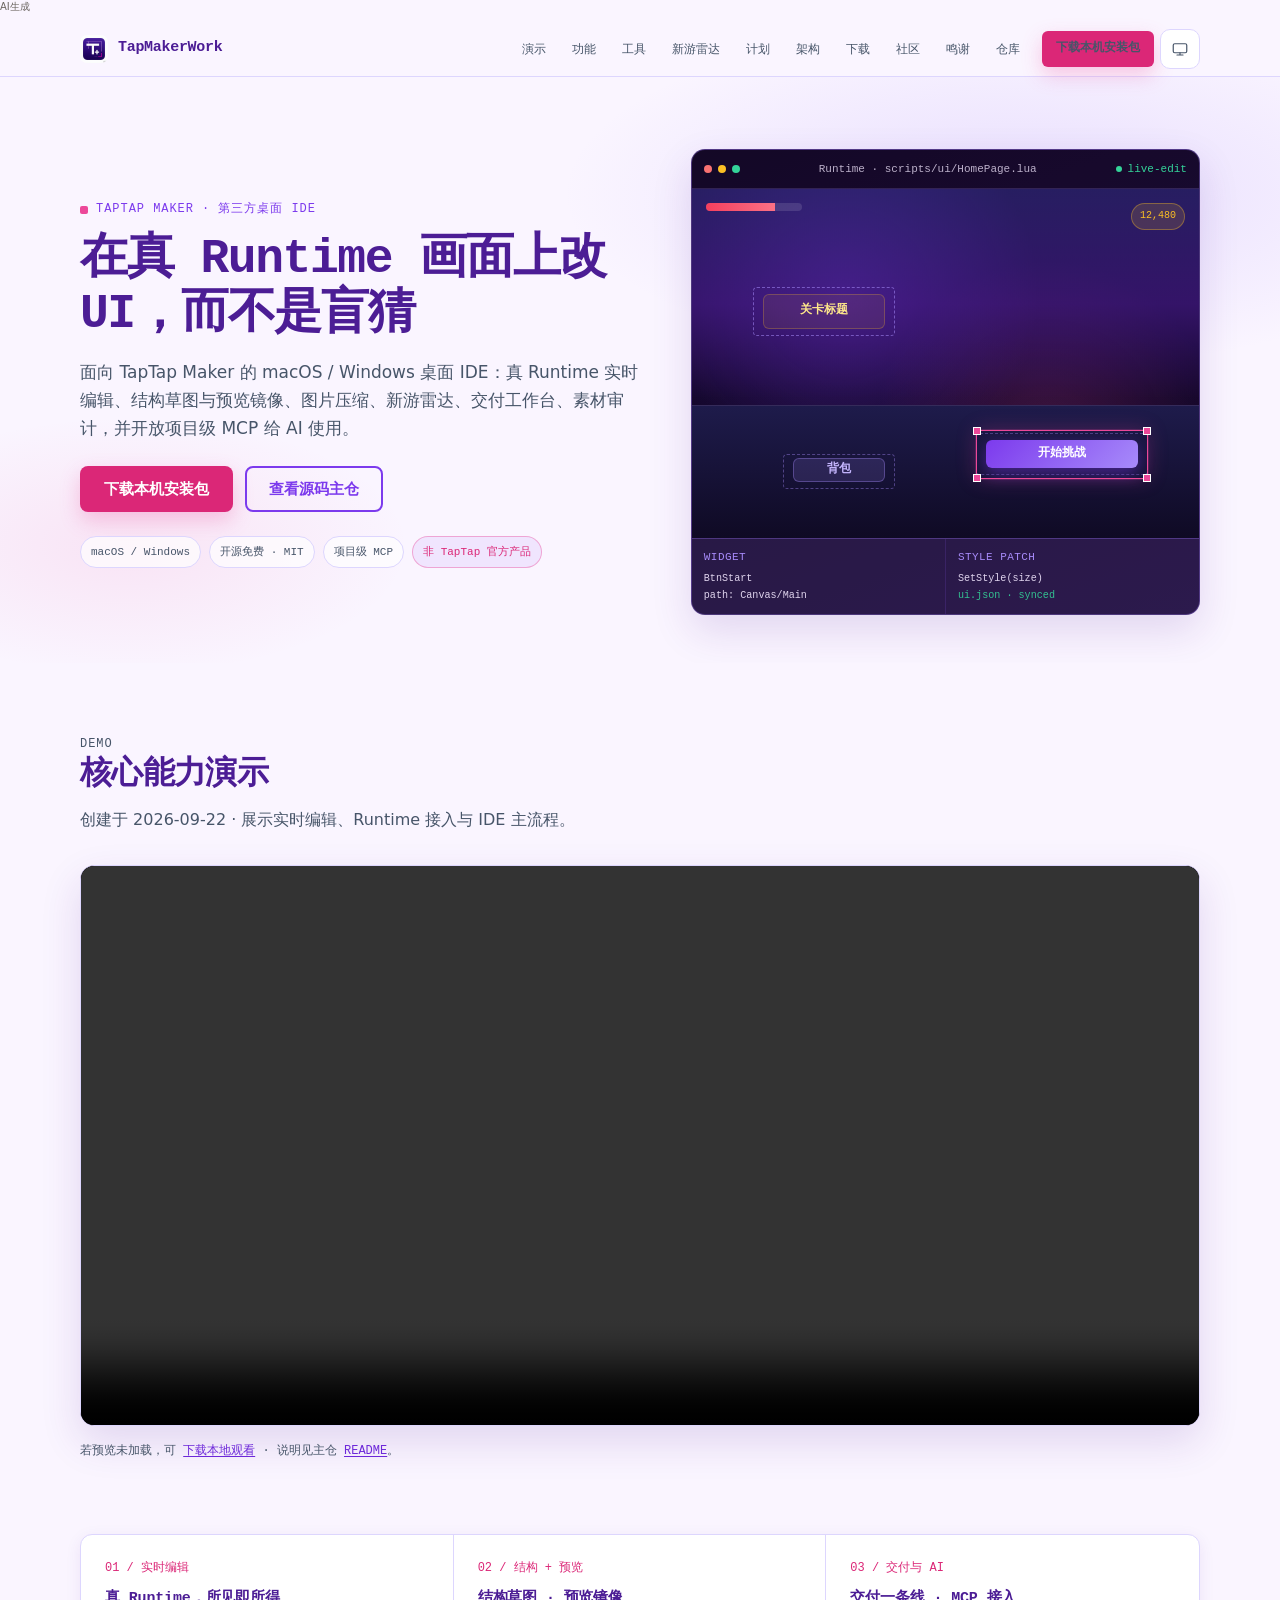
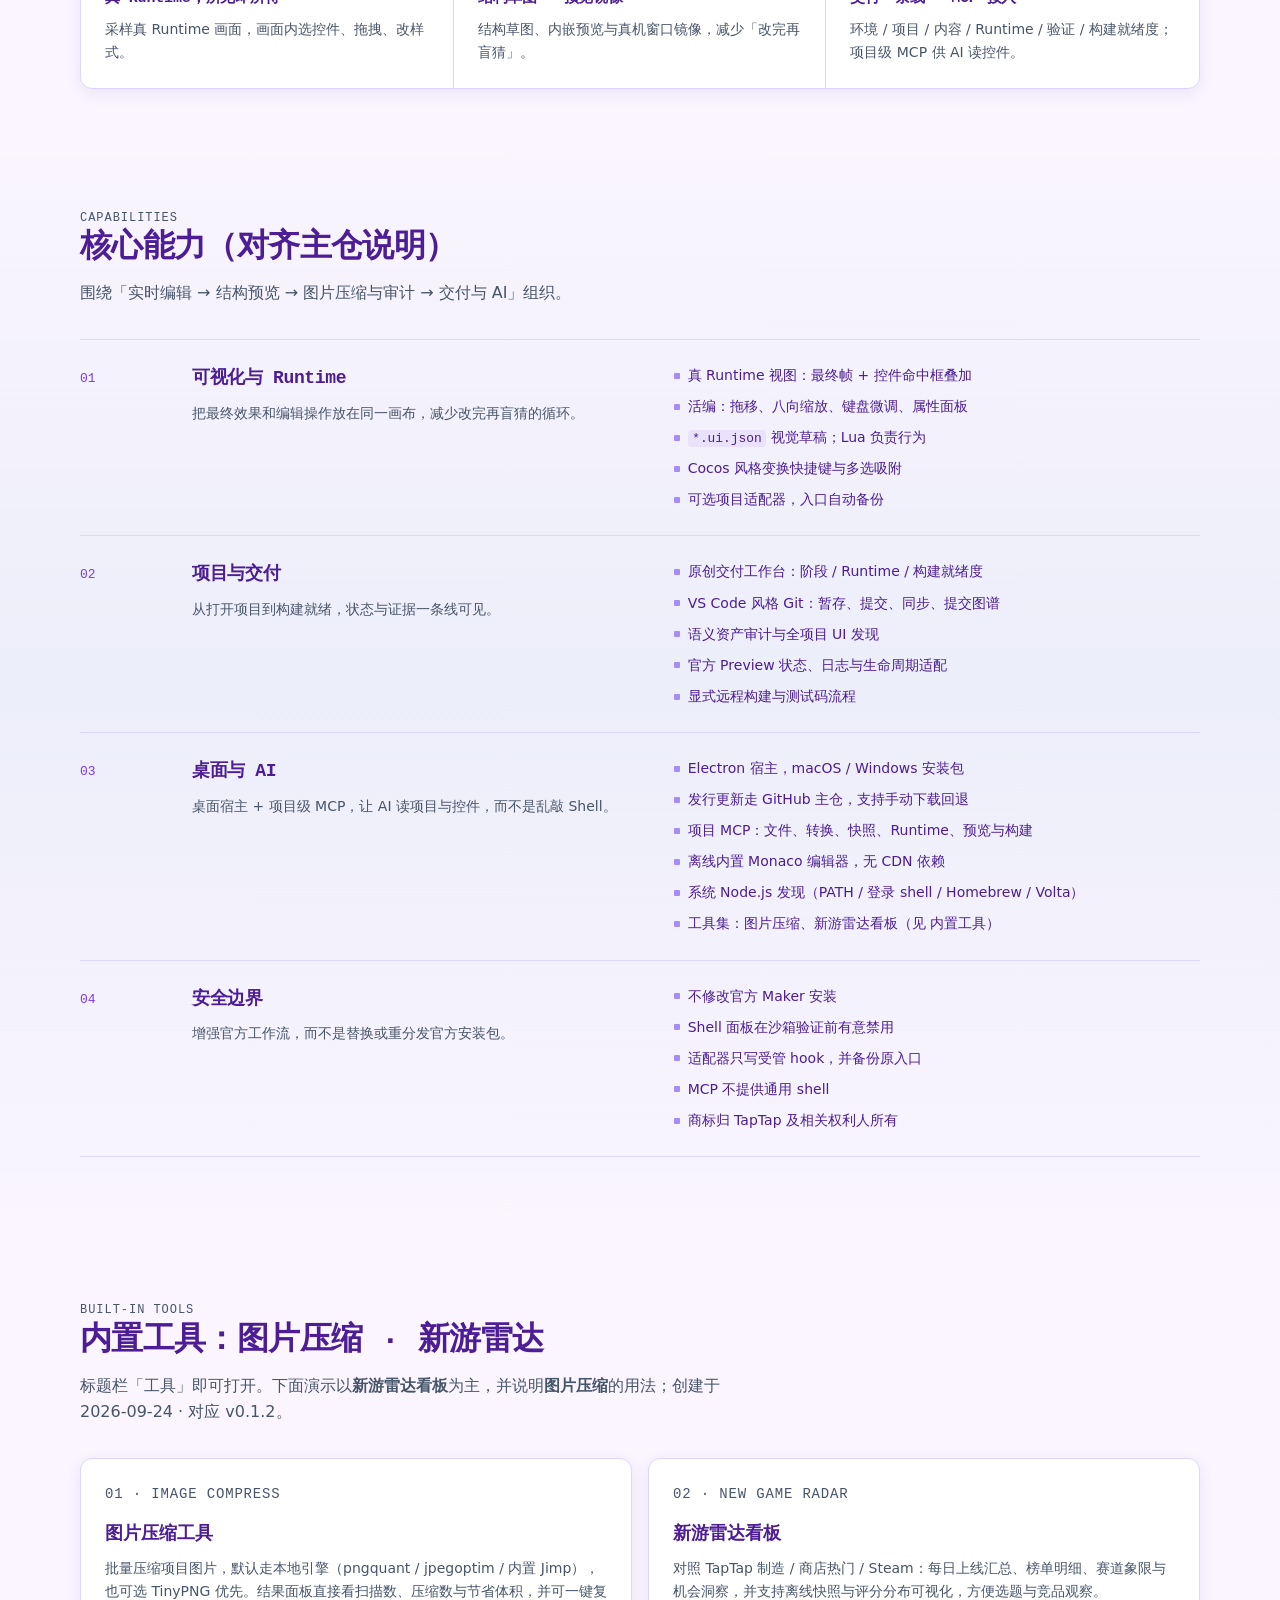
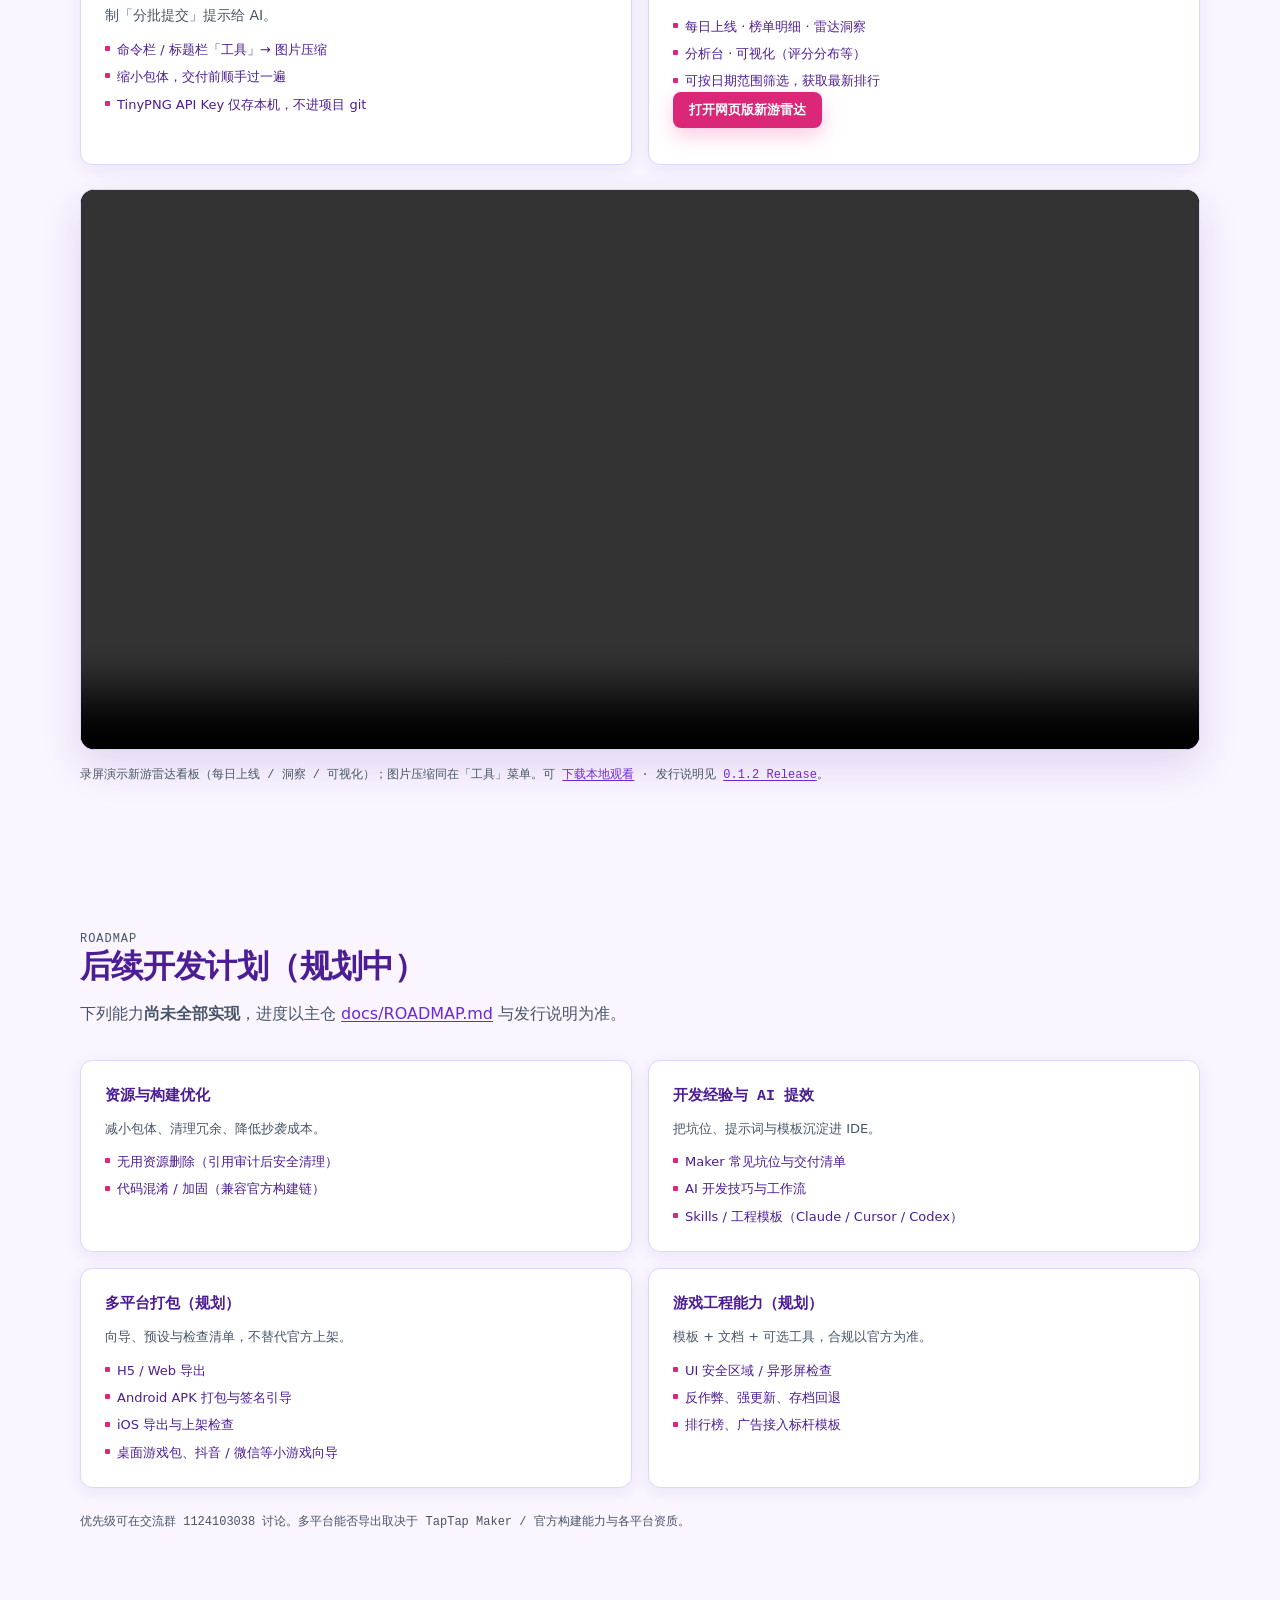
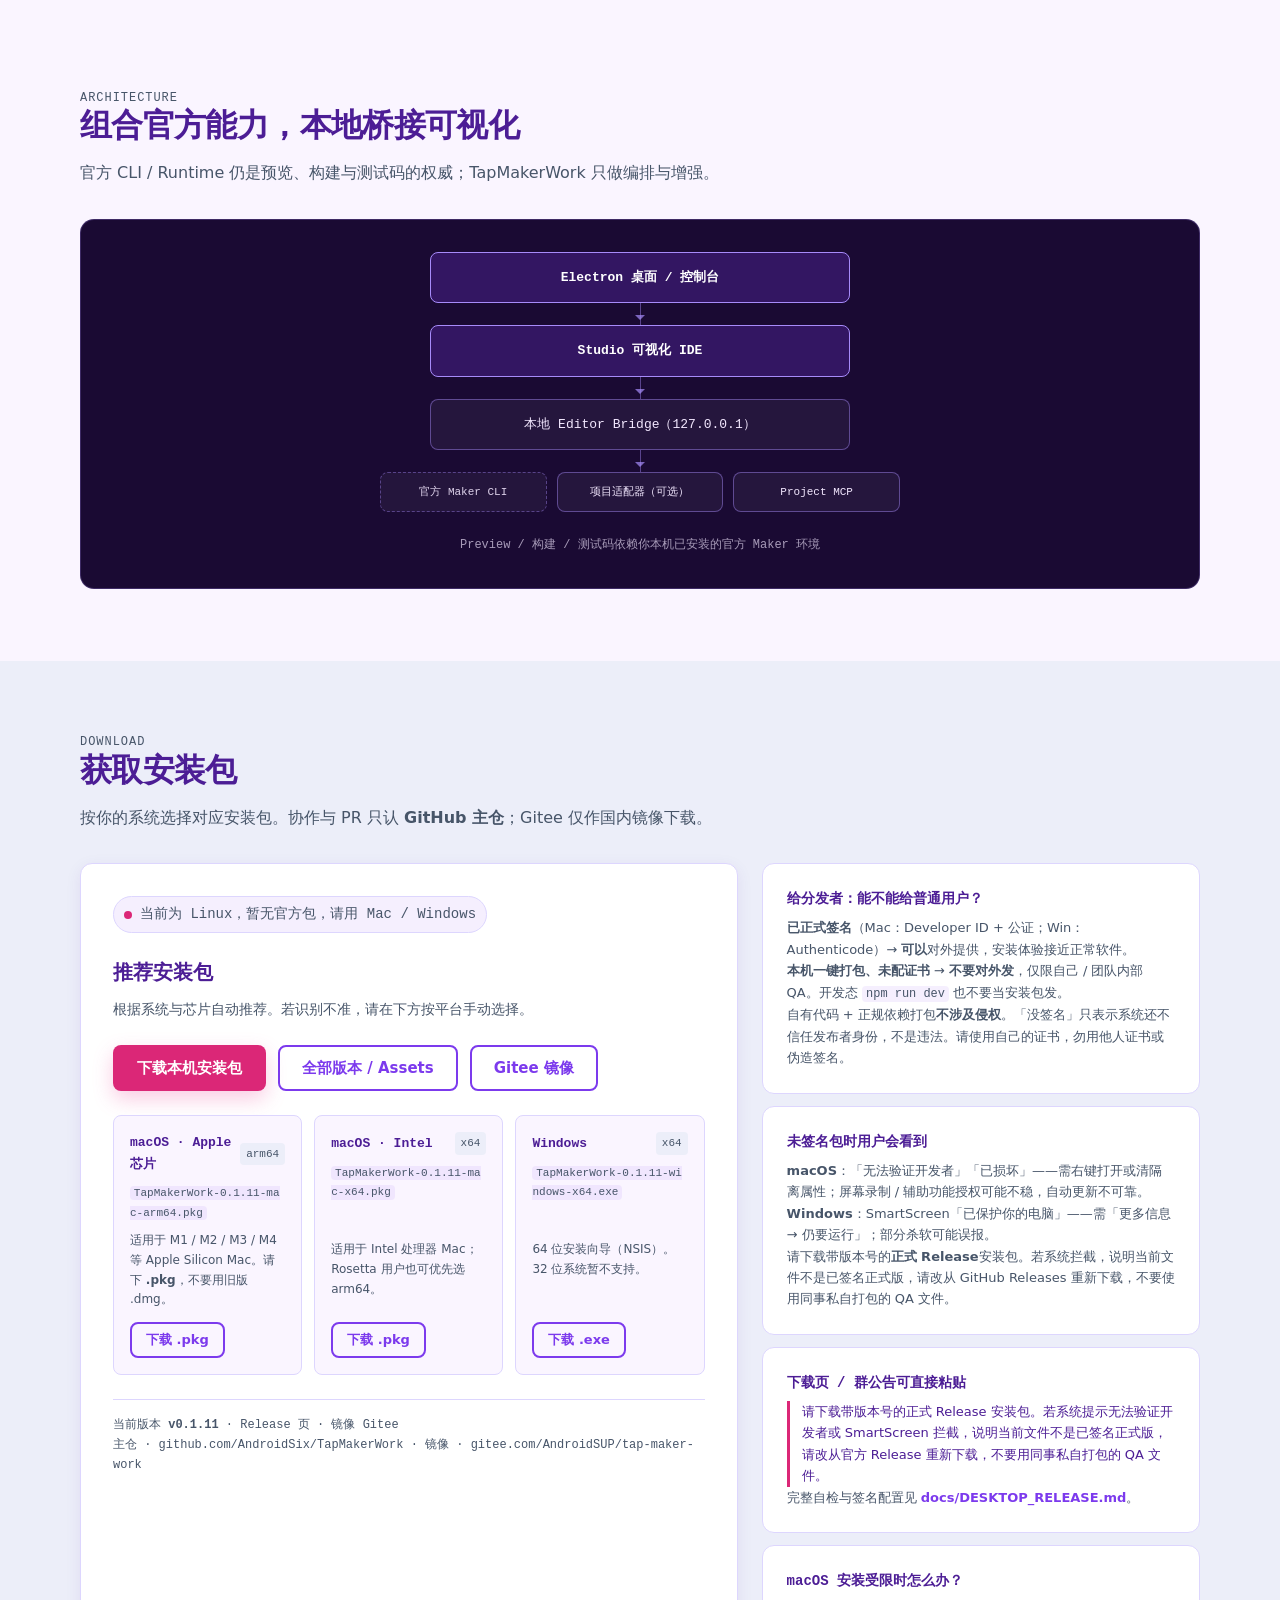
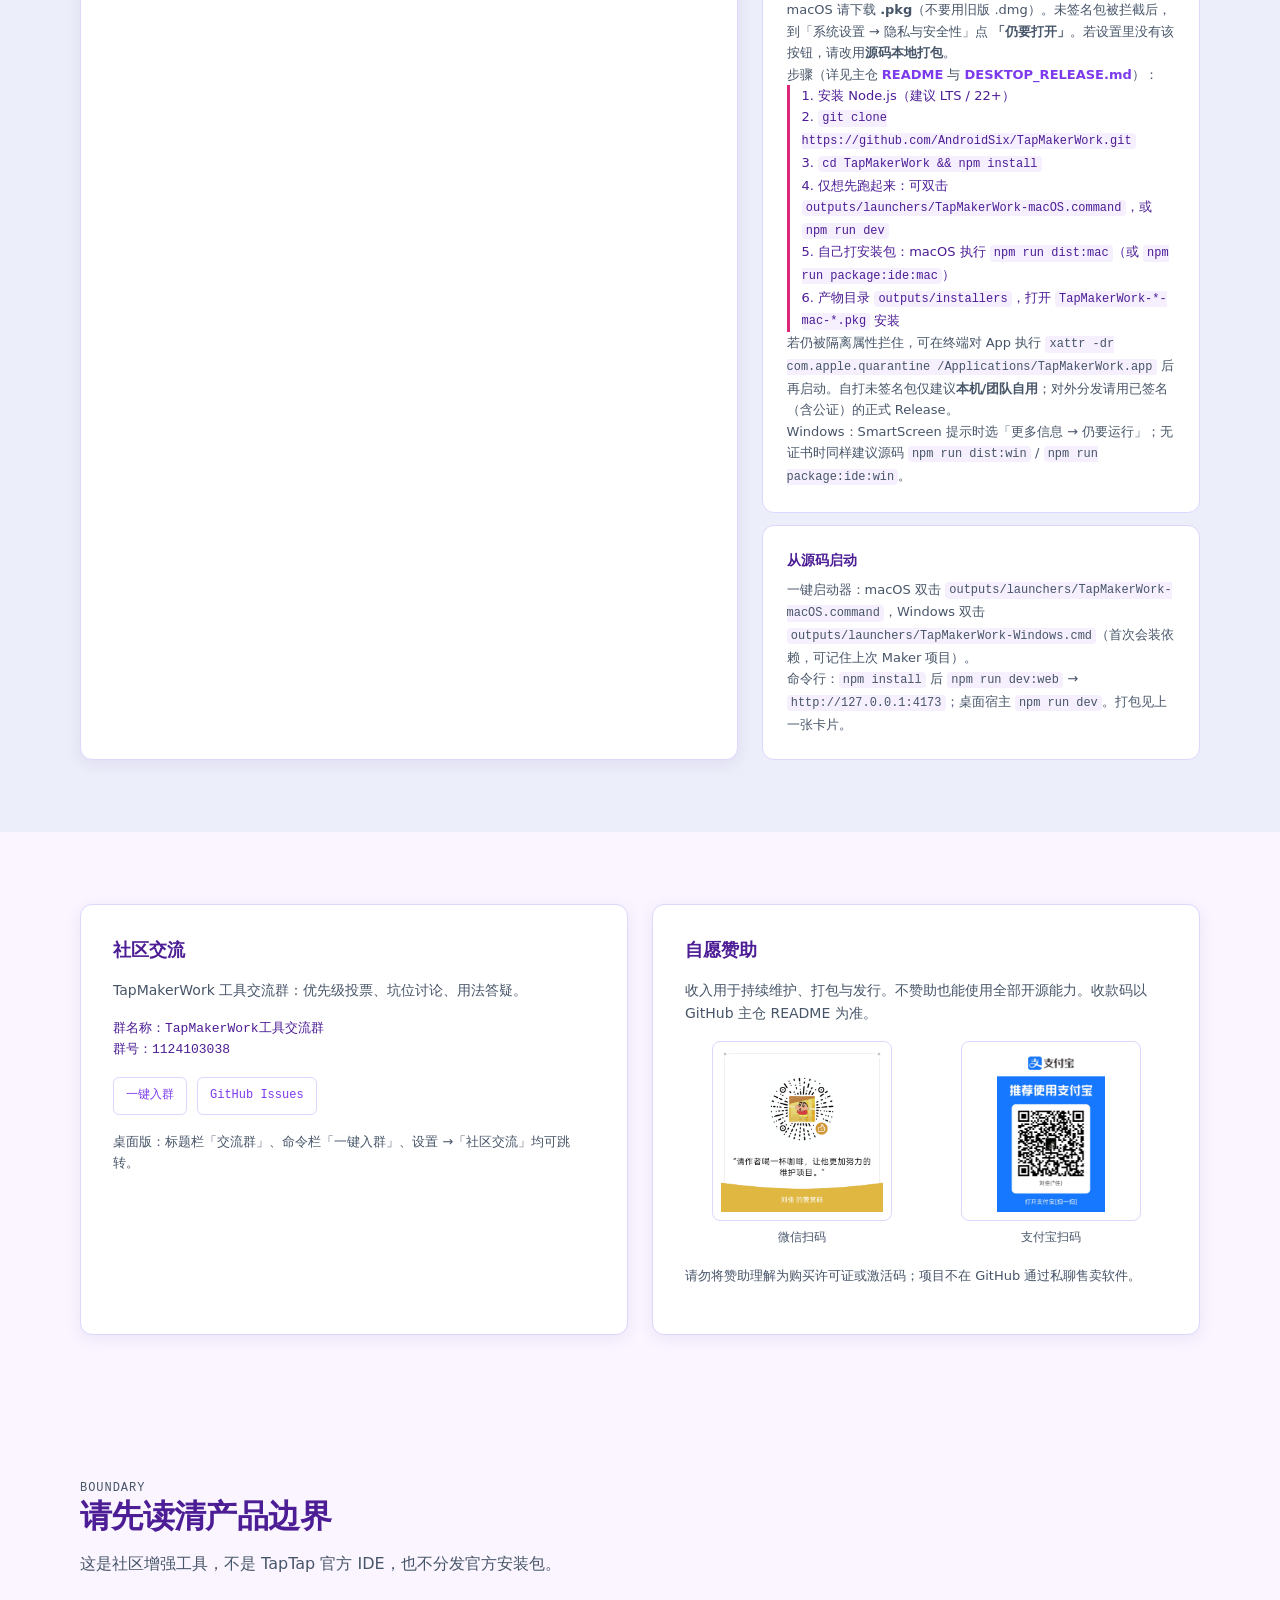
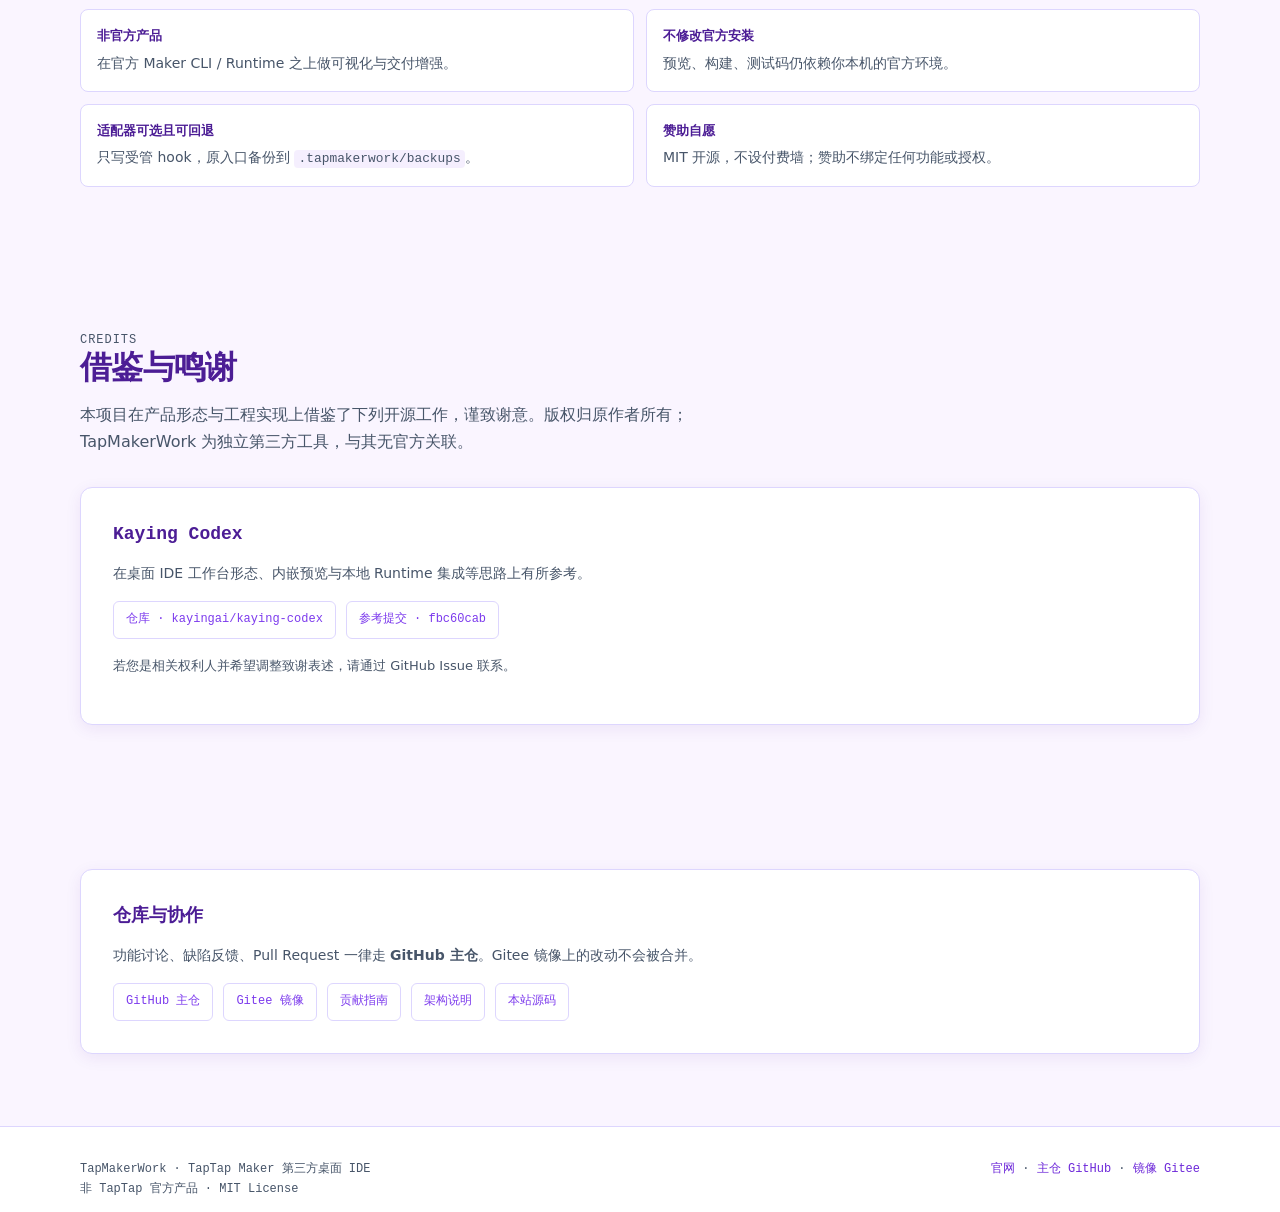
<file: index.html>
<!-- AI生成 -->
<!DOCTYPE html>
<html lang="zh-CN">
  <head>
    <meta charset="UTF-8" />
    <meta name="viewport" content="width=device-width, initial-scale=1" />
    <meta
      name="description"
      content="TapMakerWork — TapTap Maker 第三方开源桌面 IDE。真 Runtime 画面选控件、改样式、管交付，支持项目 MCP。macOS / Windows。"
    />
    <meta name="theme-color" content="#7C3AED" />
    <title>TapMakerWork · TapTap Maker 桌面 IDE</title>
    <link rel="shortcut icon" href="./favicon.ico" />
    <link rel="icon" type="image/png" sizes="32x32" href="./assets/favicon-32x32.png" />
    <link rel="icon" type="image/png" sizes="16x16" href="./assets/favicon-16x16.png" />
    <link rel="icon" type="image/png" sizes="48x48" href="./assets/favicon-48x48.png" />
    <link rel="icon" type="image/png" sizes="192x192" href="./assets/icon-192.png" />
    <link rel="icon" type="image/png" sizes="512x512" href="./assets/icon-512.png" />
    <link rel="apple-touch-icon" href="./apple-touch-icon.png" />
    <meta name="msapplication-TileImage" content="./assets/icon-192.png" />
    <link rel="stylesheet" href="./css/styles.css" />
    <script>
      (function () {
        try {
          var mode = localStorage.getItem("tmw-theme") || "system";
          if (mode === "light" || mode === "dark") {
            document.documentElement.setAttribute("data-theme", mode);
          }
        } catch (e) {}
      })();
    </script>
  </head>
  <body>
<p data-aigc-mark="1" style="margin:0 0 8px;font-size:10px;line-height:1.3;color:#6b6560;font-weight:400;">AI生成</p>

    <header class="nav">
      <div class="container nav-inner">
        <a class="brand" href="#top" aria-label="TapMakerWork 首页">
          <img
            class="brand-mark"
            src="./assets/icon-192.png"
            width="28"
            height="28"
            alt=""
            decoding="async"
            fetchpriority="high"
          />
          TapMakerWork
        </a>

        <div class="nav-right">
          <ul class="nav-links" id="nav-menu">
            <li><a href="#demo">演示</a></li>
            <li><a href="#features">功能</a></li>
            <li><a href="#tools">工具</a></li>
            <li><a href="./radar.html">新游雷达</a></li>
            <li><a href="#roadmap">计划</a></li>
            <li><a href="#arch">架构</a></li>
            <li><a href="#download">下载</a></li>
            <li><a href="#community">社区</a></li>
            <li><a href="#credits">鸣谢</a></li>
            <li><a href="#repos">仓库</a></li>
            <li class="nav-cta">
              <a
                class="btn btn-primary btn-sm"
                id="nav-download"
                href="https://github.com/AndroidSix/TapMakerWork/releases/download/v0.1.4/TapMakerWork-0.1.4-mac-arm64.pkg"
                rel="noopener noreferrer"
                >下载本机安装包</a
              >
            </li>
          </ul>

          <button
            type="button"
            class="theme-toggle"
            id="theme-toggle"
            data-mode="system"
            aria-label="主题：自动，点击切换"
            title="主题：自动 / 浅色 / 深色"
          >
            <svg class="theme-icon" id="theme-icon" viewBox="0 0 24 24" fill="none" aria-hidden="true">
              <rect x="3" y="5" width="18" height="12" rx="2" stroke="currentColor" stroke-width="1.6" />
              <path d="M8 20h8M12 17v3" stroke="currentColor" stroke-width="1.6" stroke-linecap="round" />
            </svg>
            <span class="theme-label" id="theme-label">自动</span>
          </button>

          <button
            class="nav-toggle"
            type="button"
            aria-label="打开菜单"
            aria-expanded="false"
            aria-controls="nav-menu"
            id="nav-toggle"
          >
            <svg width="18" height="18" viewBox="0 0 18 18" fill="none" aria-hidden="true">
              <path d="M3 5h12M3 9h12M3 13h12" stroke="currentColor" stroke-width="1.6" stroke-linecap="round" />
            </svg>
          </button>
        </div>
      </div>
    </header>

    <main id="top">
      <section class="hero">
        <div class="container hero-grid">
          <div>
            <p class="eyebrow">TapTap Maker · 第三方桌面 IDE</p>
            <h1>在真 Runtime 画面上改 UI，而不是盲猜</h1>
            <p class="hero-lead">
              面向 <a href="https://www.taptap.cn" target="_blank" rel="noopener noreferrer">TapTap Maker</a> 的 macOS / Windows 桌面 IDE：真 Runtime 实时编辑、结构草图与预览镜像、图片压缩、新游雷达、交付工作台、素材审计，并开放项目级 MCP 给 AI 使用。
            </p>
            <div class="hero-actions">
              <a
                class="btn btn-primary"
                id="hero-download"
                href="https://github.com/AndroidSix/TapMakerWork/releases/download/v0.1.4/TapMakerWork-0.1.4-mac-arm64.pkg"
                rel="noopener noreferrer"
                >下载本机安装包</a
              >
              <a
                class="btn btn-secondary"
                href="https://github.com/AndroidSix/TapMakerWork"
                target="_blank"
                rel="noopener noreferrer"
                >查看源码主仓</a
              >
            </div>
            <div class="badge-row">
              <span class="badge">macOS / Windows</span>
              <span class="badge">开源免费 · MIT</span>
              <span class="badge">项目级 MCP</span>
              <span class="badge badge-warn">非 TapTap 官方产品</span>
            </div>
          </div>

          <aside class="viewfinder" aria-label="Runtime 活编示意">
            <div class="vf-chrome">
              <div class="vf-dots" aria-hidden="true"><span></span><span></span><span></span></div>
              <div class="vf-title">Runtime · scripts/ui/HomePage.lua</div>
              <div class="vf-live">live-edit</div>
            </div>
            <div class="vf-stage">
              <div class="scene-sky" aria-hidden="true"></div>
              <div class="scene-ground" aria-hidden="true"></div>
              <div class="scene-hud-top">
                <div class="hp-bar" aria-hidden="true"><i></i></div>
                <div class="coin-chip">12,480</div>
              </div>
              <div class="hit hit-a" aria-hidden="true"></div>
              <div class="hit hit-b" aria-hidden="true"></div>
              <div class="hit hit-c" aria-hidden="true"></div>
              <div class="widget widget-title">关卡标题</div>
              <div class="widget widget-btn">开始挑战</div>
              <div class="widget widget-icon">背包</div>
              <div class="selection" aria-hidden="true">
                <span class="handle"></span><span class="handle"></span><span class="handle"></span
                ><span class="handle"></span>
              </div>
            </div>
            <div class="vf-panel">
              <div class="vf-panel-block">
                <strong>WIDGET</strong>
                <code>BtnStart<br />path: Canvas/Main</code>
              </div>
              <div class="vf-panel-block">
                <strong>STYLE PATCH</strong>
                <code>SetStyle(size)</code><br />
                <code class="ok">ui.json · synced</code>
              </div>
            </div>
          </aside>
        </div>
      </section>

      <section class="section demo" id="demo">
        <div class="container">
          <header class="section-head">
            <p class="section-kicker">DEMO</p>
            <h2>核心能力演示</h2>
            <p>创建于 2026-09-22 · 展示实时编辑、Runtime 接入与 IDE 主流程。</p>
          </header>
          <div class="demo-player">
            <video controls playsinline preload="metadata" width="1600" height="970" aria-label="TapMakerWork 核心能力演示视频">
              <source src="./assets/demo/tapmakerwork-core-demo.mp4" type="video/mp4" />
              你的浏览器不支持 video 标签，请 <a href="./assets/demo/tapmakerwork-core-demo.mp4" download>下载演示视频</a>。
            </video>
          </div>
          <p class="demo-note">
            若预览未加载，可 <a href="./assets/demo/tapmakerwork-core-demo.mp4">下载本地观看</a>
            · 说明见主仓 <a href="https://github.com/AndroidSix/TapMakerWork/blob/main/README.md" target="_blank" rel="noopener noreferrer">README</a>。
          </p>
        </div>
      </section>

      <section class="values">
        <div class="container">
          <div class="value-rail">
            <article class="value-item">
              <div class="num">01 / 实时编辑</div>
              <h3>真 Runtime，所见即所得</h3>
              <p>采样真 Runtime 画面，画面内选控件、拖拽、改样式。</p>
            </article>
            <article class="value-item">
              <div class="num">02 / 结构 + 预览</div>
              <h3>结构草图 · 预览镜像</h3>
              <p>结构草图、内嵌预览与真机窗口镜像，减少「改完再盲猜」。</p>
            </article>
            <article class="value-item">
              <div class="num">03 / 交付与 AI</div>
              <h3>交付一条线 · MCP 接入</h3>
              <p>环境 / 项目 / 内容 / Runtime / 验证 / 构建就绪度；项目级 MCP 供 AI 读控件。</p>
            </article>
          </div>
        </div>
      </section>

      <section class="section features" id="features">
        <div class="container">
          <header class="section-head">
            <p class="section-kicker">CAPABILITIES</p>
            <h2>核心能力（对齐主仓说明）</h2>
            <p>围绕「实时编辑 → 结构预览 → 图片压缩与审计 → 交付与 AI」组织。</p>
          </header>

          <div class="rack">
            <article class="rack-row">
              <div class="rack-id">01</div>
              <div>
                <h3>可视化与 Runtime</h3>
                <p>把最终效果和编辑操作放在同一画布，减少改完再盲猜的循环。</p>
              </div>
              <ul class="rack-list">
                <li>真 Runtime 视图：最终帧 + 控件命中框叠加</li>
                <li>活编：拖移、八向缩放、键盘微调、属性面板</li>
                <li><code>*.ui.json</code> 视觉草稿；Lua 负责行为</li>
                <li>Cocos 风格变换快捷键与多选吸附</li>
                <li>可选项目适配器，入口自动备份</li>
              </ul>
            </article>

            <article class="rack-row">
              <div class="rack-id">02</div>
              <div>
                <h3>项目与交付</h3>
                <p>从打开项目到构建就绪，状态与证据一条线可见。</p>
              </div>
              <ul class="rack-list">
                <li>原创交付工作台：阶段 / Runtime / 构建就绪度</li>
                <li>VS Code 风格 Git：暂存、提交、同步、提交图谱</li>
                <li>语义资产审计与全项目 UI 发现</li>
                <li>官方 Preview 状态、日志与生命周期适配</li>
                <li>显式远程构建与测试码流程</li>
              </ul>
            </article>

            <article class="rack-row">
              <div class="rack-id">03</div>
              <div>
                <h3>桌面与 AI</h3>
                <p>桌面宿主 + 项目级 MCP，让 AI 读项目与控件，而不是乱敲 Shell。</p>
              </div>
              <ul class="rack-list">
                <li>Electron 宿主，macOS / Windows 安装包</li>
                <li>发行更新走 GitHub 主仓，支持手动下载回退</li>
                <li>项目 MCP：文件、转换、快照、Runtime、预览与构建</li>
                <li>离线内置 Monaco 编辑器，无 CDN 依赖</li>
                <li>系统 Node.js 发现（PATH / 登录 shell / Homebrew / Volta）</li>
                <li>工具集：图片压缩、新游雷达看板（见 <a href="#tools">内置工具</a>）</li>
              </ul>
            </article>

            <article class="rack-row">
              <div class="rack-id">04</div>
              <div>
                <h3>安全边界</h3>
                <p>增强官方工作流，而不是替换或重分发官方安装包。</p>
              </div>
              <ul class="rack-list">
                <li>不修改官方 Maker 安装</li>
                <li>Shell 面板在沙箱验证前有意禁用</li>
                <li>适配器只写受管 hook，并备份原入口</li>
                <li>MCP 不提供通用 shell</li>
                <li>商标归 TapTap 及相关权利人所有</li>
              </ul>
            </article>
          </div>
        </div>
      </section>

      <section class="section tools" id="tools">
        <div class="container">
          <header class="section-head">
            <p class="section-kicker">BUILT-IN TOOLS</p>
            <h2>内置工具：图片压缩 · 新游雷达</h2>
            <p>
              标题栏「工具」即可打开。下面演示以<strong>新游雷达看板</strong>为主，并说明<strong>图片压缩</strong>的用法；创建于 2026-09-24 ·
              对应 v0.1.2。
            </p>
          </header>

          <div class="tool-grid">
            <article class="tool-card">
              <p class="tool-kicker">01 · IMAGE COMPRESS</p>
              <h3>图片压缩工具</h3>
              <p>
                批量压缩项目图片，默认走本地引擎（pngquant / jpegoptim / 内置 Jimp），也可选 TinyPNG 优先。结果面板直接看扫描数、压缩数与节省体积，并可一键复制「分批提交」提示给 AI。
              </p>
              <ul>
                <li>命令栏 / 标题栏「工具」→ 图片压缩</li>
                <li>缩小包体，交付前顺手过一遍</li>
                <li>TinyPNG API Key 仅存本机，不进项目 git</li>
              </ul>
            </article>

            <article class="tool-card">
              <p class="tool-kicker">02 · NEW GAME RADAR</p>
              <h3>新游雷达看板</h3>
              <p>
                对照 TapTap 制造 / 商店热门 / Steam：每日上线汇总、榜单明细、赛道象限与机会洞察，并支持离线快照与评分分布可视化，方便选题与竞品观察。
              </p>
              <ul>
                <li>每日上线 · 榜单明细 · 雷达洞察</li>
                <li>分析台 · 可视化（评分分布等）</li>
                <li>可按日期范围筛选，获取最新排行</li>
              </ul>
              <p>
                <a class="btn btn-primary btn-sm" href="./radar.html">打开网页版新游雷达</a>
              </p>
            </article>
          </div>

          <div class="demo-player tools-player">
            <video
              controls
              playsinline
              preload="metadata"
              width="1600"
              height="900"
              aria-label="图片压缩与新游雷达工具演示"
            >
              <source src="./assets/demo/builtin-tools-compress-radar.mp4" type="video/mp4" />
              你的浏览器不支持 video 标签，请
              <a href="./assets/demo/builtin-tools-compress-radar.mp4" download>下载演示视频</a>。
            </video>
          </div>
          <p class="demo-note">
            录屏演示新游雷达看板（每日上线 / 洞察 / 可视化）；图片压缩同在「工具」菜单。可
            <a href="./assets/demo/builtin-tools-compress-radar.mp4">下载本地观看</a>
            · 发行说明见
            <a
              href="https://github.com/AndroidSix/TapMakerWork/releases/tag/0.1.2"
              target="_blank"
              rel="noopener noreferrer"
              >0.1.2 Release</a
            >。
          </p>
        </div>
      </section>

      <section class="section" id="roadmap">
        <div class="container">
          <header class="section-head">
            <p class="section-kicker">ROADMAP</p>
            <h2>后续开发计划（规划中）</h2>
            <p>
              下列能力<strong>尚未全部实现</strong>，进度以主仓
              <a
                href="https://github.com/AndroidSix/TapMakerWork/blob/main/docs/ROADMAP.md"
                target="_blank"
                rel="noopener noreferrer"
                >docs/ROADMAP.md</a
              >
              与发行说明为准。
            </p>
          </header>

          <div class="road-grid">
            <article class="road-card">
              <h3>资源与构建优化</h3>
              <p>减小包体、清理冗余、降低抄袭成本。</p>
              <ul>
                <li>无用资源删除（引用审计后安全清理）</li>
                <li>代码混淆 / 加固（兼容官方构建链）</li>
              </ul>
            </article>
            <article class="road-card">
              <h3>开发经验与 AI 提效</h3>
              <p>把坑位、提示词与模板沉淀进 IDE。</p>
              <ul>
                <li>Maker 常见坑位与交付清单</li>
                <li>AI 开发技巧与工作流</li>
                <li>Skills / 工程模板（Claude / Cursor / Codex）</li>
              </ul>
            </article>
            <article class="road-card">
              <h3>多平台打包（规划）</h3>
              <p>向导、预设与检查清单，不替代官方上架。</p>
              <ul>
                <li>H5 / Web 导出</li>
                <li>Android APK 打包与签名引导</li>
                <li>iOS 导出与上架检查</li>
                <li>桌面游戏包、抖音 / 微信等小游戏向导</li>
              </ul>
            </article>
            <article class="road-card">
              <h3>游戏工程能力（规划）</h3>
              <p>模板 + 文档 + 可选工具，合规以官方为准。</p>
              <ul>
                <li>UI 安全区域 / 异形屏检查</li>
                <li>反作弊、强更新、存档回退</li>
                <li>排行榜、广告接入标杆模板</li>
              </ul>
            </article>
          </div>
          <p class="road-note">
            优先级可在交流群 1124103038 讨论。多平台能否导出取决于 TapTap Maker / 官方构建能力与各平台资质。
          </p>
        </div>
      </section>

      <section class="section" id="arch">
        <div class="container">
          <header class="section-head">
            <p class="section-kicker">ARCHITECTURE</p>
            <h2>组合官方能力，本地桥接可视化</h2>
            <p>官方 CLI / Runtime 仍是预览、构建与测试码的权威；TapMakerWork 只做编排与增强。</p>
          </header>

          <div class="arch-panel">
            <div class="arch-flow">
              <div class="arch-node primary">Electron 桌面 / 控制台</div>
              <div class="arch-arrow" aria-hidden="true"></div>
              <div class="arch-node primary">Studio 可视化 IDE</div>
              <div class="arch-arrow" aria-hidden="true"></div>
              <div class="arch-node">本地 Editor Bridge（127.0.0.1）</div>
              <div class="arch-arrow" aria-hidden="true"></div>
              <div class="arch-split">
                <div class="arch-node official">官方 Maker CLI</div>
                <div class="arch-node">项目适配器（可选）</div>
                <div class="arch-node">Project MCP</div>
              </div>
            </div>
            <p class="arch-note">Preview / 构建 / 测试码依赖你本机已安装的官方 Maker 环境</p>
          </div>
        </div>
      </section>

      <section class="section download" id="download">
        <div class="container">
          <header class="section-head">
            <p class="section-kicker">DOWNLOAD</p>
            <h2>获取安装包</h2>
            <p>
              按你的系统选择对应安装包。协作与 PR 只认
              <strong>GitHub 主仓</strong>；Gitee 仅作国内镜像下载。
            </p>
          </header>

          <div class="dl-grid">
            <div class="dl-main">
              <p class="dl-detected" id="dl-detected" aria-live="polite">正在识别当前设备…</p>
              <h3 id="dl-title">推荐安装包</h3>
              <p id="dl-desc">
                根据系统与芯片自动推荐。若识别不准，请在下方按平台手动选择。
              </p>

              <div class="dl-actions">
                <a
                  class="btn btn-primary"
                  id="dl-primary"
                  href="https://github.com/AndroidSix/TapMakerWork/releases/download/v0.1.4/TapMakerWork-0.1.4-mac-arm64.pkg"
                  rel="noopener noreferrer"
                  >下载本机安装包</a
                >
                <a
                  class="btn btn-secondary"
                  href="https://github.com/AndroidSix/TapMakerWork/releases"
                  target="_blank"
                  rel="noopener noreferrer"
                  >全部版本 / Assets</a
                >
                <a
                  class="btn btn-secondary"
                  href="https://gitee.com/AndroidSUP/tap-maker-work/releases"
                  target="_blank"
                  rel="noopener noreferrer"
                  >Gitee 镜像</a
                >
              </div>

              <div class="dl-platforms" role="list">
                <article class="dl-plat" data-plat="mac-arm64" role="listitem">
                  <div class="dl-plat-top">
                    <h4>macOS · Apple 芯片</h4>
                    <span class="dl-plat-tag">arm64</span>
                  </div>
                  <p class="dl-file"><code>TapMakerWork-0.1.4-mac-arm64.pkg</code></p>
                  <p>适用于 M1 / M2 / M3 / M4 等 Apple Silicon Mac。请下 <strong>.pkg</strong>，不要用旧版 .dmg。</p>
                  <a
                    class="btn btn-secondary btn-sm"
                    href="https://github.com/AndroidSix/TapMakerWork/releases/download/v0.1.4/TapMakerWork-0.1.4-mac-arm64.pkg"
                    rel="noopener noreferrer"
                    data-dl="mac-arm64"
                    >下载 .pkg</a
                  >
                </article>

                <article class="dl-plat" data-plat="mac-x64" role="listitem">
                  <div class="dl-plat-top">
                    <h4>macOS · Intel</h4>
                    <span class="dl-plat-tag">x64</span>
                  </div>
                  <p class="dl-file"><code>TapMakerWork-0.1.4-mac-x64.pkg</code></p>
                  <p>适用于 Intel 处理器 Mac；Rosetta 用户也可优先选 arm64。</p>
                  <a
                    class="btn btn-secondary btn-sm"
                    href="https://github.com/AndroidSix/TapMakerWork/releases/download/v0.1.4/TapMakerWork-0.1.4-mac-x64.pkg"
                    rel="noopener noreferrer"
                    data-dl="mac-x64"
                    >下载 .pkg</a
                  >
                </article>

                <article class="dl-plat" data-plat="windows-x64" role="listitem">
                  <div class="dl-plat-top">
                    <h4>Windows</h4>
                    <span class="dl-plat-tag">x64</span>
                  </div>
                  <p class="dl-file"><code>TapMakerWork-0.1.4-windows-x64.exe</code></p>
                  <p>64 位安装向导（NSIS）。32 位系统暂不支持。</p>
                  <a
                    class="btn btn-secondary btn-sm"
                    href="https://github.com/AndroidSix/TapMakerWork/releases/download/v0.1.4/TapMakerWork-0.1.4-windows-x64.exe"
                    rel="noopener noreferrer"
                    data-dl="windows-x64"
                    >下载 .exe</a
                  >
                </article>
              </div>

              <div class="dl-meta">
                当前版本 <strong id="dl-version">v0.1.4</strong> ·
                <a id="dl-release-link" href="https://github.com/AndroidSix/TapMakerWork/releases/tag/v0.1.4" target="_blank" rel="noopener noreferrer">Release 页</a>
                · 镜像 Gitee<br />
                主仓 · github.com/AndroidSix/TapMakerWork · 镜像 · gitee.com/AndroidSUP/tap-maker-work
              </div>
            </div>

            <div class="dl-side">
              <div class="dl-card">
                <h4>给分发者：能不能给普通用户？</h4>
                <p>
                  <strong>已正式签名</strong>（Mac：Developer ID + 公证；Win：Authenticode）→
                  <strong>可以</strong>对外提供，安装体验接近正常软件。
                </p>
                <p>
                  <strong>本机一键打包、未配证书</strong> →
                  <strong>不要对外发</strong>，仅限自己 / 团队内部 QA。开发态
                  <code>npm run dev</code> 也不要当安装包发。
                </p>
                <p>
                  自有代码 + 正规依赖打包<strong>不涉及侵权</strong>。「没签名」只表示系统还不信任发布者身份，不是违法。请使用自己的证书，勿用他人证书或伪造签名。
                </p>
              </div>

              <div class="dl-card">
                <h4>未签名包时用户会看到</h4>
                <p>
                  <strong>macOS</strong>：「无法验证开发者」「已损坏」——需右键打开或清隔离属性；屏幕录制 / 辅助功能授权可能不稳，自动更新不可靠。
                </p>
                <p>
                  <strong>Windows</strong>：SmartScreen「已保护你的电脑」——需「更多信息 → 仍要运行」；部分杀软可能误报。
                </p>
                <p>
                  请下载带版本号的<strong>正式 Release</strong>安装包。若系统拦截，说明当前文件不是已签名正式版，请改从 GitHub
                  Releases 重新下载，不要使用同事私自打包的 QA 文件。
                </p>
              </div>

              <div class="dl-card">
                <h4>下载页 / 群公告可直接粘贴</h4>
                <p class="dl-quote">
                  请下载带版本号的正式 Release 安装包。若系统提示无法验证开发者或 SmartScreen
                  拦截，说明当前文件不是已签名正式版，请改从官方 Release 重新下载，不要用同事私自打包的 QA
                  文件。
                </p>
                <p>
                  完整自检与签名配置见
                  <a
                    href="https://github.com/AndroidSix/TapMakerWork/blob/main/docs/DESKTOP_RELEASE.md"
                    target="_blank"
                    rel="noopener noreferrer"
                    >docs/DESKTOP_RELEASE.md</a
                  >。
                </p>
              </div>

              <div class="dl-card">
                <h4>macOS 安装受限时怎么办？</h4>
                <p>
                  macOS 请下载 <strong>.pkg</strong>（不要用旧版 .dmg）。未签名包被拦截后，到「系统设置 → 隐私与安全性」点
                  <strong>「仍要打开」</strong>。若设置里没有该按钮，请改用<strong>源码本地打包</strong>。
                </p>
                <p>
                  步骤（详见主仓
                  <a href="https://github.com/AndroidSix/TapMakerWork/blob/main/README.md" target="_blank" rel="noopener noreferrer">README</a>
                  与
                  <a href="https://github.com/AndroidSix/TapMakerWork/blob/main/docs/DESKTOP_RELEASE.md" target="_blank" rel="noopener noreferrer">DESKTOP_RELEASE.md</a>）：
                </p>
                <p class="dl-quote">
                  1. 安装 Node.js（建议 LTS / 22+）<br />
                  2. <code>git clone https://github.com/AndroidSix/TapMakerWork.git</code><br />
                  3. <code>cd TapMakerWork &amp;&amp; npm install</code><br />
                  4. 仅想先跑起来：可双击 <code>outputs/launchers/TapMakerWork-macOS.command</code>，或 <code>npm run dev</code><br />
                  5. 自己打安装包：macOS 执行 <code>npm run dist:mac</code>（或 <code>npm run package:ide:mac</code>）<br />
                  6. 产物目录 <code>outputs/installers</code>，打开 <code>TapMakerWork-*-mac-*.pkg</code> 安装
                </p>
                <p>
                  若仍被隔离属性拦住，可在终端对 App 执行
                  <code>xattr -dr com.apple.quarantine /Applications/TapMakerWork.app</code>
                  后再启动。自打未签名包仅建议<strong>本机/团队自用</strong>；对外分发请用已签名（含公证）的正式 Release。
                </p>
                <p>
                  Windows：SmartScreen 提示时选「更多信息 → 仍要运行」；无证书时同样建议源码 <code>npm run dist:win</code> / <code>npm run package:ide:win</code>。
                </p>
              </div>

              <div class="dl-card">
                <h4>从源码启动</h4>
                <p>
                  一键启动器：macOS 双击 <code>outputs/launchers/TapMakerWork-macOS.command</code>，Windows 双击
                  <code>outputs/launchers/TapMakerWork-Windows.cmd</code>（首次会装依赖，可记住上次 Maker 项目）。
                </p>
                <p>
                  命令行：<code>npm install</code> 后 <code>npm run dev:web</code> →
                  <code>http://127.0.0.1:4173</code>；桌面宿主 <code>npm run dev</code>。打包见上一张卡片。
                </p>
              </div>
            </div>
          </div>
        </div>
      </section>

      <section class="section" id="community">
        <div class="container split-2">
          <div class="panel">
            <h3>社区交流</h3>
            <p>TapMakerWork 工具交流群：优先级投票、坑位讨论、用法答疑。</p>
            <p class="meta-line">群名称：TapMakerWork工具交流群<br />群号：1124103038</p>
            <div class="link-row">
              <a
                class="link-chip"
                href="https://qm.qq.com/q/OCt1HAmHK2"
                target="_blank"
                rel="noopener noreferrer"
                >一键入群</a
              >
              <a
                class="link-chip"
                href="https://github.com/AndroidSix/TapMakerWork/issues"
                target="_blank"
                rel="noopener noreferrer"
                >GitHub Issues</a
              >
            </div>
            <p class="sponsor-note">桌面版：标题栏「交流群」、命令栏「一键入群」、设置 →「社区交流」均可跳转。</p>
          </div>

          <div class="panel" id="sponsor">
            <h3>自愿赞助</h3>
            <p>收入用于持续维护、打包与发行。不赞助也能使用全部开源能力。收款码以 GitHub 主仓 README 为准。</p>
            <div class="sponsor-qr">
              <figure>
                <img src="./assets/wechat-pay.png" alt="微信自愿赞助收款码" width="180" height="180" loading="lazy" />
                <figcaption>微信扫码</figcaption>
              </figure>
              <figure>
                <img src="./assets/alipay.png" alt="支付宝自愿赞助收款码" width="180" height="180" loading="lazy" />
                <figcaption>支付宝扫码</figcaption>
              </figure>
            </div>
            <p class="sponsor-note">请勿将赞助理解为购买许可证或激活码；项目不在 GitHub 通过私聊售卖软件。</p>
          </div>
        </div>
      </section>

      <section class="section" id="boundary">
        <div class="container">
          <header class="section-head">
            <p class="section-kicker">BOUNDARY</p>
            <h2>请先读清产品边界</h2>
            <p>这是社区增强工具，不是 TapTap 官方 IDE，也不分发官方安装包。</p>
          </header>
          <ul class="boundary-list">
            <li>
              <strong>非官方产品</strong>
              <span>在官方 Maker CLI / Runtime 之上做可视化与交付增强。</span>
            </li>
            <li>
              <strong>不修改官方安装</strong>
              <span>预览、构建、测试码仍依赖你本机的官方环境。</span>
            </li>
            <li>
              <strong>适配器可选且可回退</strong>
              <span>只写受管 hook，原入口备份到 <code>.tapmakerwork/backups</code>。</span>
            </li>
            <li>
              <strong>赞助自愿</strong>
              <span>MIT 开源，不设付费墙；赞助不绑定任何功能或授权。</span>
            </li>
          </ul>
        </div>
      </section>


      <section class="section" id="credits">
        <div class="container">
          <header class="section-head">
            <p class="section-kicker">CREDITS</p>
            <h2>借鉴与鸣谢</h2>
            <p>本项目在产品形态与工程实现上借鉴了下列开源工作，谨致谢意。版权归原作者所有；TapMakerWork 为独立第三方工具，与其无官方关联。</p>
          </header>
          <div class="panel">
            <h3>Kaying Codex</h3>
            <p>在桌面 IDE 工作台形态、内嵌预览与本地 Runtime 集成等思路上有所参考。</p>
            <div class="link-row">
              <a class="link-chip" href="https://gitcode.com/kayingai/kaying-codex" target="_blank" rel="noopener noreferrer">仓库 · kayingai/kaying-codex</a>
              <a class="link-chip" href="https://gitcode.com/kayingai/kaying-codex/commit/fbc60cab953b85181d15709635b09be20ccfe8de?ref=main" target="_blank" rel="noopener noreferrer">参考提交 · fbc60cab</a>
            </div>
            <p class="sponsor-note">若您是相关权利人并希望调整致谢表述，请通过 GitHub Issue 联系。</p>
          </div>
        </div>
      </section>

      <section class="section" id="repos">
        <div class="container">
          <div class="panel">
            <h3>仓库与协作</h3>
            <p>功能讨论、缺陷反馈、Pull Request 一律走 <strong>GitHub 主仓</strong>。Gitee 镜像上的改动不会被合并。</p>
            <div class="link-row">
              <a
                class="link-chip"
                href="https://github.com/AndroidSix/TapMakerWork"
                target="_blank"
                rel="noopener noreferrer"
                >GitHub 主仓</a
              >
              <a
                class="link-chip"
                href="https://gitee.com/AndroidSUP/tap-maker-work"
                target="_blank"
                rel="noopener noreferrer"
                >Gitee 镜像</a
              >
              <a
                class="link-chip"
                href="https://github.com/AndroidSix/TapMakerWork/blob/main/CONTRIBUTING.md"
                target="_blank"
                rel="noopener noreferrer"
                >贡献指南</a
              >
              <a
                class="link-chip"
                href="https://github.com/AndroidSix/TapMakerWork/blob/main/docs/ARCHITECTURE.md"
                target="_blank"
                rel="noopener noreferrer"
                >架构说明</a
              >
              <a
                class="link-chip"
                href="https://github.com/AndroidSix/tapmakerwork-site"
                target="_blank"
                rel="noopener noreferrer"
                >本站源码</a
              >
            </div>
          </div>
        </div>
      </section>
    </main>

    <footer class="footer">
      <div class="container footer-inner">
        <p>
          TapMakerWork · TapTap Maker 第三方桌面 IDE<br />
          非 TapTap 官方产品 · MIT License
        </p>
        <p>
          <a href="https://androidsix.github.io/tapmakerwork-site/" target="_blank" rel="noopener noreferrer">官网</a>
          ·
          <a href="https://github.com/AndroidSix/TapMakerWork" target="_blank" rel="noopener noreferrer">主仓 GitHub</a>
          ·
          <a href="https://gitee.com/AndroidSUP/tap-maker-work" target="_blank" rel="noopener noreferrer">镜像 Gitee</a>
        </p>
      </div>
    </footer>

    <script>
      (function () {
        var root = document.documentElement;
        var toggle = document.getElementById("theme-toggle");
        var label = document.getElementById("theme-label");
        var icon = document.getElementById("theme-icon");
        var order = ["system", "light", "dark"];
        var names = { system: "自动", light: "浅色", dark: "深色" };
        var icons = {
          system:
            '<rect x="3" y="5" width="18" height="12" rx="2" stroke="currentColor" stroke-width="1.6" fill="none"/><path d="M8 20h8M12 17v3" stroke="currentColor" stroke-width="1.6" stroke-linecap="round"/>',
          light:
            '<circle cx="12" cy="12" r="3.5" stroke="currentColor" stroke-width="1.6" fill="none"/><path d="M12 2.5v2M12 19.5v2M2.5 12h2M19.5 12h2M5 5l1.4 1.4M17.6 17.6L19 19M5 19l1.4-1.4M17.6 6.4L19 5" stroke="currentColor" stroke-width="1.5" stroke-linecap="round"/>',
          dark:
            '<path d="M20 14.5A7.5 7.5 0 0 1 9.5 4 7.8 7.8 0 1 0 20 14.5Z" stroke="currentColor" stroke-width="1.6" stroke-linejoin="round" fill="none"/>',
        };

        function readMode() {
          try {
            return localStorage.getItem("tmw-theme") || "system";
          } catch (e) {
            return "system";
          }
        }

        function applyMode(mode) {
          if (mode === "light" || mode === "dark") {
            root.setAttribute("data-theme", mode);
          } else {
            root.removeAttribute("data-theme");
          }
          if (label) label.textContent = names[mode] || names.system;
          if (icon) icon.innerHTML = icons[mode] || icons.system;
          if (toggle) {
            toggle.setAttribute("data-mode", mode);
            toggle.setAttribute("aria-label", "主题：" + (names[mode] || names.system) + "，点击切换");
            toggle.setAttribute("title", "主题：" + (names[mode] || names.system) + " · 点击切换");
          }
          try {
            localStorage.setItem("tmw-theme", mode);
          } catch (e) {}
        }

        applyMode(readMode());

        if (toggle) {
          toggle.addEventListener("click", function () {
            var current = readMode();
            var next = order[(order.indexOf(current) + 1) % order.length];
            applyMode(next);
          });
        }

        var navToggle = document.getElementById("nav-toggle");
        var menu = document.getElementById("nav-menu");
        if (navToggle && menu) {
          navToggle.addEventListener("click", function () {
            var open = menu.classList.toggle("open");
            navToggle.setAttribute("aria-expanded", open ? "true" : "false");
          });
          menu.querySelectorAll("a").forEach(function (link) {
            link.addEventListener("click", function () {
              menu.classList.remove("open");
              navToggle.setAttribute("aria-expanded", "false");
            });
          });
        }

        /* —— 安装包：data/release.json + 设备识别 —— */
        var PLAT_META = {
          "mac-arm64": {
            os: "macOS",
            chip: "Apple 芯片",
            file: "TapMakerWork-0.1.4-mac-arm64.pkg",
            url: "https://github.com/AndroidSix/TapMakerWork/releases/download/v0.1.4/TapMakerWork-0.1.4-mac-arm64.pkg",
            btn: "下载 macOS (Apple) .pkg",
            desc: "为你推荐 Apple Silicon 的 PKG 安装包。",
          },
          "mac-x64": {
            os: "macOS",
            chip: "Intel",
            file: "TapMakerWork-0.1.4-mac-x64.pkg",
            url: "https://github.com/AndroidSix/TapMakerWork/releases/download/v0.1.4/TapMakerWork-0.1.4-mac-x64.pkg",
            btn: "下载 macOS (Intel) .pkg",
            desc: "为你推荐 Intel Mac 的 PKG 安装包。",
          },
          "windows-x64": {
            os: "Windows",
            chip: "x64",
            file: "TapMakerWork-0.1.4-windows-x64.exe",
            url: "https://github.com/AndroidSix/TapMakerWork/releases/download/v0.1.4/TapMakerWork-0.1.4-windows-x64.exe",
            btn: "下载 Windows .exe",
            desc: "为你推荐 64 位 Windows 安装向导。",
          },
        };
        var recommendedKey = null;

        function applyRelease(data) {
          if (!data || !data.assets) return;
          var tag = data.tag || ("v" + (data.version || ""));
          Object.keys(PLAT_META).forEach(function (key) {
            var asset = data.assets[key];
            if (!asset) return;
            PLAT_META[key].file = asset.file;
            PLAT_META[key].url = asset.url;
            var card = document.querySelector('.dl-plat[data-plat="' + key + '"]');
            if (!card) return;
            var fileEl = card.querySelector(".dl-file code");
            if (fileEl) fileEl.textContent = asset.file;
            var link = card.querySelector("a[data-dl]");
            if (link) link.setAttribute("href", asset.url);
          });
          var ver = document.getElementById("dl-version");
          if (ver) ver.textContent = tag;
          var rel = document.getElementById("dl-release-link");
          if (rel && data.url) rel.setAttribute("href", data.url);
          if (recommendedKey) markRecommended(recommendedKey);
        }

        function markRecommended(key) {
          recommendedKey = key;
          document.querySelectorAll(".dl-plat").forEach(function (el) {
            el.classList.toggle("is-recommended", el.getAttribute("data-plat") === key);
          });
          var meta = PLAT_META[key];
          var title = document.getElementById("dl-title");
          var desc = document.getElementById("dl-desc");
          var primary = document.getElementById("dl-primary");
          var detected = document.getElementById("dl-detected");
          if (!meta) return;
          if (title) title.textContent = "推荐 · " + meta.os + " " + meta.chip;
          if (desc) desc.textContent = meta.desc + " 文件：" + meta.file;
          if (primary) {
            primary.textContent = meta.btn;
            if (meta.url) {
              primary.setAttribute("href", meta.url);
              primary.removeAttribute("target");
            }
          }
          var hero = document.getElementById("hero-download");
          if (hero && meta.url) {
            hero.setAttribute("href", meta.url);
            hero.textContent = meta.btn;
            hero.removeAttribute("target");
          }
          var navDl = document.getElementById("nav-download");
          if (navDl && meta.url) {
            navDl.setAttribute("href", meta.url);
            navDl.textContent = meta.btn;
            navDl.removeAttribute("target");
          }
          if (detected) {
            detected.textContent = "当前设备：" + meta.os + " · " + meta.chip;
            detected.setAttribute("data-state", "ok");
          }
        }

        function resolveMacArch() {
          return new Promise(function (resolve) {
            try {
              var uad = navigator.userAgentData;
              if (uad && typeof uad.getHighEntropyValues === "function") {
                uad.getHighEntropyValues(["architecture"]).then(function (values) {
                  if (values && values.architecture === "arm") return resolve("arm");
                  if (values && values.architecture === "x86") return resolve("x64");
                  resolve(macWebGlArch());
                }, function () {
                  resolve(macWebGlArch());
                });
                return;
              }
            } catch (e) {}
            resolve(macWebGlArch());
          });
        }

        function macWebGlArch() {
          try {
            var canvas = document.createElement("canvas");
            var gl = canvas.getContext("webgl") || canvas.getContext("experimental-webgl");
            if (!gl) return "arm";
            var ext = gl.getExtension("WEBGL_debug_renderer_info");
            var renderer = ext ? String(gl.getParameter(ext.UNMASKED_RENDERER_WEBGL) || "") : "";
            if (/Apple M|Apple GPU|Apple\s/i.test(renderer)) return "arm";
            if (/Intel|AMD|NVIDIA|GeForce|Radeon/i.test(renderer)) return "x64";
          } catch (e) {}
          return "arm";
        }

        function detectAndApply() {
          var ua = navigator.userAgent || "";
          var platform = String(navigator.platform || "");
          var detected = document.getElementById("dl-detected");

          if (/Windows/i.test(ua) || /Win/i.test(platform)) {
            markRecommended("windows-x64");
            return;
          }
          if (/iPhone|iPad|iPod/i.test(ua)) {
            if (detected) {
              detected.textContent = "当前为 iOS 浏览器，桌面安装包请用 Mac / Windows 下载";
              detected.setAttribute("data-state", "warn");
            }
            return;
          }
          if (/Android/i.test(ua)) {
            if (detected) {
              detected.textContent = "当前为 Android，请用 Mac / Windows 下载桌面版";
              detected.setAttribute("data-state", "warn");
            }
            return;
          }
          if (/Macintosh|Mac OS X|Mac/i.test(ua) || /Mac/i.test(platform)) {
            resolveMacArch().then(function (arch) {
              markRecommended(arch === "x64" ? "mac-x64" : "mac-arm64");
            });
            return;
          }
          if (/Linux/i.test(ua) || /Linux/i.test(platform)) {
            if (detected) {
              detected.textContent = "当前为 Linux，暂无官方包，请用 Mac / Windows";
              detected.setAttribute("data-state", "warn");
            }
            return;
          }
          if (detected) {
            detected.textContent = "未能识别系统，请在下方手动选择安装包";
            detected.setAttribute("data-state", "warn");
          }
        }

        detectAndApply();
        fetch("data/release.json", { cache: "no-cache" })
          .then(function (res) {
            if (!res.ok) throw new Error("release.json " + res.status);
            return res.json();
          })
          .then(applyRelease)
          .catch(function () {});
      })();
    </script>
  </body>
</html>
</file>
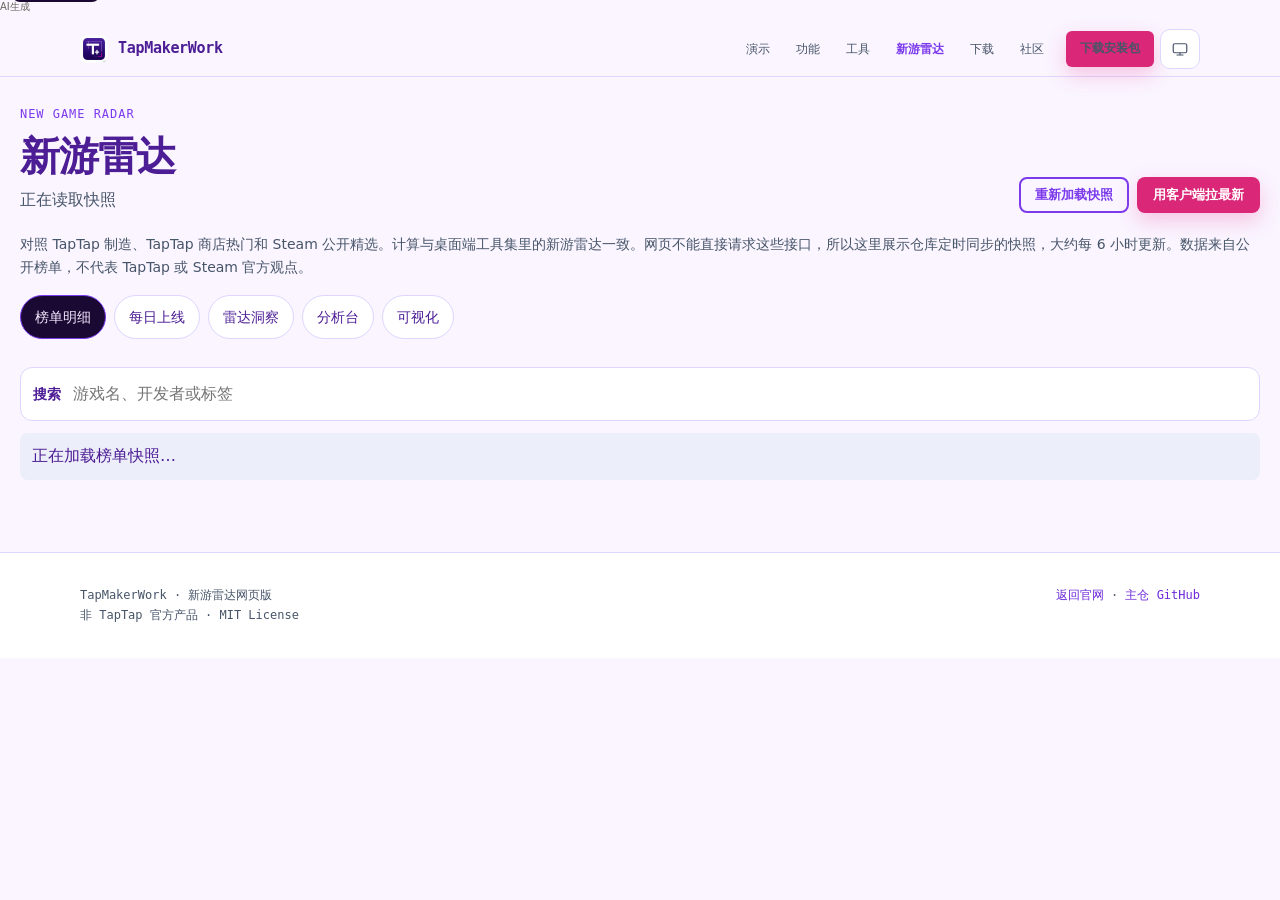
<file: radar.html>
<!-- AI生成 -->
<!DOCTYPE html>
<html lang="zh-CN">
  <head>
    <meta charset="UTF-8" />
    <meta name="viewport" content="width=device-width, initial-scale=1" />
    <meta
      name="description"
      content="TapMakerWork 新游雷达网页版：TapTap 制造、商店热门与 Steam 对照，含每日上线、榜单、赛道机会与评分分布。"
    />
    <meta name="theme-color" content="#7C3AED" />
    <title>新游雷达 · TapMakerWork</title>
    <link rel="shortcut icon" href="./favicon.ico" />
    <link rel="icon" type="image/png" sizes="32x32" href="./assets/favicon-32x32.png" />
    <link rel="icon" type="image/png" sizes="16x16" href="./assets/favicon-16x16.png" />
    <link rel="apple-touch-icon" href="./apple-touch-icon.png" />
    <link rel="stylesheet" href="./css/styles.css" />
    <link rel="stylesheet" href="./css/radar.css" />
    <script>
      (function () {
        try {
          var mode = localStorage.getItem("tmw-theme") || "system";
          if (mode === "light" || mode === "dark") {
            document.documentElement.setAttribute("data-theme", mode);
          }
        } catch (e) {}
      })();
    </script>
  </head>
  <body>
    <p data-aigc-mark="1" style="margin:0 0 8px;font-size:10px;line-height:1.3;color:#6b6560;font-weight:400;">AI生成</p>
    <a class="radar-skip" href="#radar">跳到榜单</a>

    <header class="nav">
      <div class="container nav-inner">
        <a class="brand" href="./index.html" aria-label="TapMakerWork 首页">
          <img class="brand-mark" src="./assets/icon-192.png" width="28" height="28" alt="" decoding="async" />
          TapMakerWork
        </a>
        <div class="nav-right">
          <ul class="nav-links" id="nav-menu">
            <li><a href="./index.html#demo">演示</a></li>
            <li><a href="./index.html#features">功能</a></li>
            <li><a href="./index.html#tools">工具</a></li>
            <li><a href="./radar.html" aria-current="page">新游雷达</a></li>
            <li><a href="./index.html#download">下载</a></li>
            <li><a href="./index.html#community">社区</a></li>
            <li class="nav-cta">
              <a class="btn btn-primary btn-sm" href="./index.html#download">下载安装包</a>
            </li>
          </ul>
          <button
            type="button"
            class="theme-toggle"
            id="theme-toggle"
            data-mode="system"
            aria-label="主题：自动，点击切换"
            title="主题：自动 / 浅色 / 深色"
          >
            <svg class="theme-icon" id="theme-icon" viewBox="0 0 24 24" fill="none" aria-hidden="true">
              <rect x="3" y="5" width="18" height="12" rx="2" stroke="currentColor" stroke-width="1.6" />
              <path d="M8 20h8M12 17v3" stroke="currentColor" stroke-width="1.6" stroke-linecap="round" />
            </svg>
            <span class="theme-label" id="theme-label">自动</span>
          </button>
          <button class="nav-toggle" type="button" aria-label="打开菜单" aria-expanded="false" aria-controls="nav-menu" id="nav-toggle">
            <svg width="18" height="18" viewBox="0 0 18 18" fill="none" aria-hidden="true">
              <path d="M3 5h12M3 9h12M3 13h12" stroke="currentColor" stroke-width="1.6" stroke-linecap="round" />
            </svg>
          </button>
        </div>
      </div>
    </header>

    <main id="radar" class="radar-wrap">
      <header class="radar-head">
        <div>
          <p class="section-kicker">NEW GAME RADAR</p>
          <h1>新游雷达</h1>
          <p class="radar-meta" id="radar-meta">正在读取快照</p>
        </div>
        <div class="radar-head-actions">
          <button type="button" class="btn btn-secondary btn-sm" id="radar-reload">重新加载快照</button>
          <a class="btn btn-primary btn-sm" href="https://github.com/AndroidSix/TapMakerWork/releases/latest" target="_blank" rel="noopener noreferrer">用客户端拉最新</a>
        </div>
      </header>

      <p class="radar-note">
        对照 TapTap 制造、TapTap 商店热门和 Steam 公开精选。计算与桌面端工具集里的新游雷达一致。网页不能直接请求这些接口，所以这里展示仓库定时同步的快照，大约每 6 小时更新。数据来自公开榜单，不代表 TapTap 或 Steam 官方观点。
      </p>

      <div class="radar-tabs" id="radar-tabs" role="tablist" aria-label="主视图">
        <button type="button" class="radar-tab" role="tab" data-tab="list" aria-selected="true">榜单明细</button>
        <button type="button" class="radar-tab" role="tab" data-tab="daily" aria-selected="false">每日上线</button>
        <button type="button" class="radar-tab" role="tab" data-tab="insight" aria-selected="false">雷达洞察</button>
        <button type="button" class="radar-tab" role="tab" data-tab="analysis" aria-selected="false">分析台</button>
        <button type="button" class="radar-tab" role="tab" data-tab="viz" aria-selected="false">可视化</button>
      </div>

      <div class="radar-channels" id="radar-channels" role="group" aria-label="数据渠道"></div>
      <p class="radar-note" id="radar-channel-desc"></p>

      <label class="radar-search">
        <span>搜索</span>
        <input id="radar-query" type="search" placeholder="游戏名、开发者或标签" autocomplete="off" />
      </label>

      <p class="radar-message" id="radar-status" role="status">正在加载榜单快照…</p>

      <div class="radar-daily-controls" id="radar-daily-controls" hidden>
        <label>
          开始日期
          <input id="radar-from" type="date" />
        </label>
        <label>
          结束日期
          <input id="radar-to" type="date" />
        </label>
        <div class="radar-subtabs" id="radar-ranges" role="group" aria-label="快捷范围">
          <button type="button" class="radar-chip" data-range="1">今日</button>
          <button type="button" class="radar-chip" data-range="3">近 3 天</button>
          <button type="button" class="radar-chip" data-range="7" aria-pressed="true">近 7 天</button>
          <button type="button" class="radar-chip" data-range="14">近 14 天</button>
          <button type="button" class="radar-chip" data-range="30">近 30 天</button>
        </div>
      </div>
      <p class="radar-note" id="radar-daily-note" hidden>基于 TapTap 制造「新上」榜的上线时间。网页快照覆盖近 30 天，改日期后会在本地重新汇总。</p>

      <div id="radar-view" aria-live="polite"></div>
      <div id="radar-tip" class="radar-tip" role="tooltip" hidden></div>
    </main>

    <footer class="footer">
      <div class="container footer-inner">
        <p>TapMakerWork · 新游雷达网页版<br />非 TapTap 官方产品 · MIT License</p>
        <p>
          <a href="./index.html">返回官网</a>
          ·
          <a href="https://github.com/AndroidSix/TapMakerWork" target="_blank" rel="noopener noreferrer">主仓 GitHub</a>
        </p>
      </div>
    </footer>

    <script>
      (function () {
        var root = document.documentElement;
        var toggle = document.getElementById("theme-toggle");
        var label = document.getElementById("theme-label");
        var icon = document.getElementById("theme-icon");
        var order = ["system", "light", "dark"];
        var names = { system: "自动", light: "浅色", dark: "深色" };
        var icons = {
          system:
            '<rect x="3" y="5" width="18" height="12" rx="2" stroke="currentColor" stroke-width="1.6" fill="none"/><path d="M8 20h8M12 17v3" stroke="currentColor" stroke-width="1.6" stroke-linecap="round"/>',
          light:
            '<circle cx="12" cy="12" r="3.5" stroke="currentColor" stroke-width="1.6" fill="none"/><path d="M12 2.5v2M12 19.5v2M2.5 12h2M19.5 12h2M5 5l1.4 1.4M17.6 17.6L19 19M5 19l1.4-1.4M17.6 6.4L19 5" stroke="currentColor" stroke-width="1.5" stroke-linecap="round"/>',
          dark:
            '<path d="M20 14.5A7.5 7.5 0 0 1 9.5 4 7.8 7.8 0 1 0 20 14.5Z" stroke="currentColor" stroke-width="1.6" stroke-linejoin="round" fill="none"/>',
        };
        function readMode() {
          try {
            return localStorage.getItem("tmw-theme") || "system";
          } catch (e) {
            return "system";
          }
        }
        function applyMode(mode) {
          if (mode === "light" || mode === "dark") root.setAttribute("data-theme", mode);
          else root.removeAttribute("data-theme");
          if (label) label.textContent = names[mode] || names.system;
          if (icon) icon.innerHTML = icons[mode] || icons.system;
          if (toggle) {
            toggle.setAttribute("data-mode", mode);
            toggle.setAttribute("aria-label", "主题：" + (names[mode] || names.system) + "，点击切换");
          }
          try {
            localStorage.setItem("tmw-theme", mode);
          } catch (e) {}
        }
        applyMode(readMode());
        if (toggle) {
          toggle.addEventListener("click", function () {
            var current = readMode();
            applyMode(order[(order.indexOf(current) + 1) % order.length]);
          });
        }
        var navToggle = document.getElementById("nav-toggle");
        var menu = document.getElementById("nav-menu");
        if (navToggle && menu) {
          navToggle.addEventListener("click", function () {
            var open = menu.classList.toggle("open");
            navToggle.setAttribute("aria-expanded", open ? "true" : "false");
            navToggle.setAttribute("aria-label", open ? "关闭菜单" : "打开菜单");
          });
        }
      })();
    </script>
    <script type="module" src="./js/radar-app.js"></script>
  </body>
</html>
</file>
<file: css/styles.css>
/* TapMakerWork 官网 — design-system tokens + 明暗主题 */
:root {
  --color-primary: #7c3aed;
  --color-secondary: #a78bfa;
  --color-accent: #ec4899;
  --color-background: #faf5ff;
  --color-foreground: #4c1d95;
  --color-card: #ffffff;
  --color-muted: #eceef9;
  --color-muted-foreground: #475569;
  --color-border: #ddd6fe;
  --color-deep: #1a0a33;
  --color-deep-2: #2a1250;
  --color-on-deep: #f3e8ff;
  --color-hit: #a78bfa;
  --color-live: #34d399;
  --color-code-bg: rgba(124, 58, 237, 0.08);
  --color-nav-bg: rgba(250, 245, 255, 0.88);
  --color-badge-bg: rgba(255, 255, 255, 0.7);
  --color-btn-ghost-bg: rgba(255, 255, 255, 0.08);
  --color-btn-ghost-border: rgba(255, 255, 255, 0.18);
  --color-accent-ink: #ffffff;
  --color-accent-solid: #db2777;
  --color-link: #6d28d9;
  --shadow-md: 0 4px 16px rgba(76, 29, 149, 0.08);
  --shadow-lg: 0 16px 40px rgba(76, 29, 149, 0.14);

  --font-sans: "IBM Plex Sans", "PingFang SC", "HarmonyOS Sans SC",
    "Microsoft YaHei", "Segoe UI", system-ui, -apple-system, sans-serif;
  --font-mono: "JetBrains Mono", "SF Mono", "Menlo", "Consolas",
    "PingFang SC", ui-monospace, monospace;

  --space-xs: 4px;
  --space-sm: 8px;
  --space-md: 12px;
  --space-lg: 16px;
  --space-xl: 24px;
  --space-2xl: 32px;
  --space-3xl: 48px;
  --space-4xl: 72px;

  --radius: 8px;
  --radius-lg: 12px;
  --max: 1120px;
  --nav-h: 56px;
  color-scheme: light;
}

/* 暗色：手动选 dark，或系统偏好且未强制 light */
:root[data-theme="dark"] {
  --color-primary: #a78bfa;
  --color-secondary: #c4b5fd;
  --color-accent: #f472b6;
  --color-background: #120a22;
  --color-foreground: #ede9fe;
  --color-card: #1c1233;
  --color-muted: #24183f;
  --color-muted-foreground: #cfc6e0;
  --color-border: #3b2a6b;
  --color-deep: #0c0618;
  --color-deep-2: #1a0f30;
  --color-on-deep: #f5f3ff;
  --color-hit: #a78bfa;
  --color-live: #34d399;
  --color-code-bg: rgba(167, 139, 250, 0.12);
  --color-nav-bg: rgba(18, 10, 34, 0.88);
  --color-badge-bg: rgba(28, 18, 51, 0.8);
  --color-accent-ink: #120a22;
  --color-accent-solid: #f472b6;
  --color-link: #c4b5fd;
  --shadow-md: 0 4px 16px rgba(0, 0, 0, 0.35);
  --shadow-lg: 0 16px 40px rgba(0, 0, 0, 0.45);
  color-scheme: dark;
}

@media (prefers-color-scheme: dark) {
  :root:not([data-theme="light"]):not([data-theme="dark"]) {
    --color-primary: #a78bfa;
    --color-secondary: #c4b5fd;
    --color-accent: #f472b6;
    --color-background: #120a22;
    --color-foreground: #ede9fe;
    --color-card: #1c1233;
    --color-muted: #24183f;
    --color-muted-foreground: #cfc6e0;
    --color-border: #3b2a6b;
    --color-deep: #0c0618;
    --color-deep-2: #1a0f30;
    --color-on-deep: #f5f3ff;
    --color-hit: #a78bfa;
    --color-live: #34d399;
    --color-code-bg: rgba(167, 139, 250, 0.12);
    --color-nav-bg: rgba(18, 10, 34, 0.88);
    --color-badge-bg: rgba(28, 18, 51, 0.8);
    --color-accent-ink: #120a22;
    --color-accent-solid: #f472b6;
    --color-link: #c4b5fd;
    --shadow-md: 0 4px 16px rgba(0, 0, 0, 0.35);
    --shadow-lg: 0 16px 40px rgba(0, 0, 0, 0.45);
    color-scheme: dark;
  }
}

*,
*::before,
*::after {
  box-sizing: border-box;
}

html {
  scroll-behavior: smooth;
}

body {
  margin: 0;
  font-family: var(--font-sans);
  font-size: 16px;
  line-height: 1.65;
  color: var(--color-foreground);
  background: var(--color-background);
  -webkit-font-smoothing: antialiased;
  text-rendering: optimizeLegibility;
  transition: background-color 200ms ease, color 200ms ease;
}

img {
  max-width: 100%;
  display: block;
}

a {
  color: inherit;
  text-decoration: none;
}

a:focus-visible,
button:focus-visible,
.btn:focus-visible {
  outline: 2px solid var(--color-primary);
  outline-offset: 3px;
}

code {
  font-family: var(--font-mono);
  font-size: 0.92em;
  background: var(--color-code-bg);
  padding: 0.1em 0.35em;
  border-radius: 4px;
}

.container {
  width: min(100% - 40px, var(--max));
  margin-inline: auto;
}

/* ——— Nav ——— */
.nav {
  position: sticky;
  top: 0;
  z-index: 50;
  height: var(--nav-h);
  background: var(--color-nav-bg);
  backdrop-filter: blur(12px);
  border-bottom: 1px solid var(--color-border);
}

.nav-inner {
  height: 100%;
  display: flex;
  align-items: center;
  justify-content: space-between;
  gap: var(--space-lg);
}

.brand {
  display: inline-flex;
  align-items: center;
  gap: 10px;
  font-family: var(--font-mono);
  font-weight: 600;
  font-size: 15px;
  letter-spacing: -0.02em;
  color: var(--color-foreground);
  flex-shrink: 0;
}

.brand-mark {
  width: 28px;
  height: 28px;
  flex-shrink: 0;
  border-radius: 7px;
  object-fit: contain;
  display: block;
  background: transparent;
}

.nav-right {
  display: flex;
  align-items: center;
  gap: 6px;
  min-width: 0;
}

.theme-toggle {
  display: inline-flex;
  align-items: center;
  justify-content: center;
  gap: 6px;
  width: 40px;
  height: 40px;
  padding: 0;
  border-radius: 10px;
  border: 1px solid var(--color-border);
  background: var(--color-card);
  color: var(--color-muted-foreground);
  font-family: var(--font-mono);
  font-size: 12px;
  cursor: pointer;
  flex-shrink: 0;
  transition: border-color 160ms ease, color 160ms ease, background 160ms ease;
}

.theme-toggle:hover {
  color: var(--color-primary);
  border-color: var(--color-primary);
  background: var(--color-code-bg);
}

.theme-toggle .theme-icon {
  width: 18px;
  height: 18px;
  flex-shrink: 0;
}

.theme-toggle .theme-label {
  display: none;
}

.theme-toggle[data-mode="dark"] {
  color: #f5f3ff;
  border-color: #3b2a6b;
  background: #1a0f30;
}

.theme-toggle[data-mode="dark"]:hover {
  color: var(--color-secondary);
  border-color: var(--color-secondary);
}

.theme-toggle[data-mode="light"] {
  color: var(--color-primary);
  border-color: var(--color-border);
  background: var(--color-muted);
}

.nav-links {
  display: flex;
  align-items: center;
  gap: 2px;
  list-style: none;
  margin: 0;
  padding: 0;
}

.nav-links a {
  font-family: var(--font-mono);
  font-size: 12px;
  color: var(--color-muted-foreground);
  padding: 8px 12px;
  border-radius: 6px;
  transition: color 160ms ease, background 160ms ease;
}

.nav-links a:hover {
  color: var(--color-primary);
  background: var(--color-code-bg);
}

.nav-cta {
  margin-left: 8px;
}

.nav-toggle {
  display: none;
  border: 1px solid var(--color-border);
  background: var(--color-card);
  border-radius: 10px;
  width: 40px;
  height: 40px;
  cursor: pointer;
  color: var(--color-foreground);
  flex-shrink: 0;
}

/* ——— Buttons ——— */
.btn {
  display: inline-flex;
  align-items: center;
  justify-content: center;
  gap: 8px;
  padding: 12px 22px;
  border-radius: var(--radius);
  font-family: var(--font-sans);
  font-weight: 600;
  font-size: 15px;
  line-height: 1.2;
  border: 2px solid transparent;
  cursor: pointer;
  transition: transform 160ms ease, opacity 160ms ease, background 160ms ease,
    color 160ms ease, border-color 160ms ease;
  min-height: 44px;
}

.btn:hover {
  transform: translateY(-1px);
}

.btn:active {
  transform: translateY(0);
  opacity: 0.92;
}

.btn-primary {
  background: var(--color-accent-solid);
  color: var(--color-accent-ink);
  box-shadow: 0 8px 20px rgba(236, 72, 153, 0.28);
}

.btn-primary:hover {
  filter: brightness(1.08);
}

.btn-secondary {
  background: transparent;
  color: var(--color-primary);
  border-color: var(--color-primary);
}

.btn-secondary:hover {
  background: var(--color-code-bg);
}

.btn-ghost {
  background: var(--color-btn-ghost-bg);
  color: var(--color-on-deep);
  border-color: var(--color-btn-ghost-border);
}

.btn-ghost:hover {
  background: rgba(255, 255, 255, 0.14);
}

.btn-sm {
  padding: 8px 14px;
  font-size: 13px;
  min-height: 36px;
}

/* ——— Hero ——— */
.hero {
  padding: var(--space-4xl) 0 var(--space-3xl);
  position: relative;
  overflow: hidden;
}

.hero::before {
  content: "";
  position: absolute;
  inset: 0;
  background:
    radial-gradient(ellipse 60% 50% at 80% 20%, rgba(167, 139, 250, 0.22), transparent 60%),
    radial-gradient(ellipse 40% 40% at 10% 80%, rgba(236, 72, 153, 0.1), transparent 55%);
  pointer-events: none;
}

.hero-grid {
  position: relative;
  display: grid;
  grid-template-columns: 1.05fr 0.95fr;
  gap: var(--space-3xl);
  align-items: center;
}

.eyebrow {
  font-family: var(--font-mono);
  font-size: 12px;
  letter-spacing: 0.08em;
  text-transform: uppercase;
  color: var(--color-primary);
  margin: 0 0 var(--space-md);
  display: inline-flex;
  align-items: center;
  gap: 8px;
}

.eyebrow::before {
  content: "";
  width: 8px;
  height: 8px;
  border-radius: 2px;
  background: var(--color-accent);
}

.hero h1 {
  margin: 0 0 var(--space-lg);
  font-family: var(--font-mono);
  font-size: clamp(32px, 4.6vw, 48px);
  line-height: 1.15;
  letter-spacing: -0.03em;
  font-weight: 700;
  color: var(--color-foreground);
}

.hero-lead {
  margin: 0 0 var(--space-xl);
  font-size: 17px;
  color: var(--color-muted-foreground);
  max-width: 36em;
}

.hero-actions {
  display: flex;
  flex-wrap: wrap;
  gap: var(--space-md);
  margin-bottom: var(--space-xl);
}

.badge-row {
  display: flex;
  flex-wrap: wrap;
  gap: 8px;
}

.badge {
  font-family: var(--font-mono);
  font-size: 11px;
  padding: 6px 10px;
  border-radius: 999px;
  border: 1px solid var(--color-border);
  background: var(--color-badge-bg);
  color: var(--color-muted-foreground);
}

.badge-warn {
  border-color: rgba(236, 72, 153, 0.4);
  color: var(--color-accent-solid);
  background: var(--color-code-bg);
}

/* links in body copy */
.section-head a,
.dl-card a,
.panel a:not(.link-chip),
.road-note a {
  color: var(--color-link);
  text-decoration: underline;
  text-underline-offset: 2px;
}

.dl-card a {
  text-decoration: none;
}

.dl-card a:hover,
.section-head a:hover {
  color: var(--color-accent-solid);
}

/* ——— Runtime viewfinder ——— */
.viewfinder {
  background: linear-gradient(160deg, var(--color-deep) 0%, var(--color-deep-2) 100%);
  border-radius: 14px;
  border: 1px solid rgba(167, 139, 250, 0.35);
  box-shadow: var(--shadow-lg);
  overflow: hidden;
  color: var(--color-on-deep);
}

.vf-chrome {
  display: flex;
  align-items: center;
  justify-content: space-between;
  gap: 8px;
  padding: 10px 12px;
  border-bottom: 1px solid rgba(167, 139, 250, 0.2);
  background: rgba(0, 0, 0, 0.25);
  font-family: var(--font-mono);
  font-size: 11px;
}

.vf-dots {
  display: flex;
  gap: 6px;
}

.vf-dots span {
  width: 8px;
  height: 8px;
  border-radius: 50%;
  background: rgba(255, 255, 255, 0.2);
}

.vf-dots span:nth-child(1) {
  background: #f87171;
}
.vf-dots span:nth-child(2) {
  background: #fbbf24;
}
.vf-dots span:nth-child(3) {
  background: #34d399;
}

.vf-title {
  opacity: 0.75;
}

.vf-live {
  display: inline-flex;
  align-items: center;
  gap: 6px;
  color: var(--color-live);
}

.vf-live::before {
  content: "";
  width: 6px;
  height: 6px;
  border-radius: 50%;
  background: var(--color-live);
  box-shadow: 0 0 0 0 rgba(52, 211, 153, 0.5);
  animation: pulse 1.8s ease-out infinite;
}

@keyframes pulse {
  0% {
    box-shadow: 0 0 0 0 rgba(52, 211, 153, 0.55);
  }
  70% {
    box-shadow: 0 0 0 8px rgba(52, 211, 153, 0);
  }
  100% {
    box-shadow: 0 0 0 0 rgba(52, 211, 153, 0);
  }
}

.vf-stage {
  position: relative;
  aspect-ratio: 16 / 11;
  background:
    linear-gradient(180deg, rgba(76, 29, 149, 0.15) 0%, rgba(0, 0, 0, 0.25) 100%),
    radial-gradient(circle at 30% 30%, rgba(124, 58, 237, 0.45), transparent 45%),
    radial-gradient(circle at 70% 70%, rgba(236, 72, 153, 0.25), transparent 40%),
    #12062a;
  overflow: hidden;
}

.scene-sky {
  position: absolute;
  inset: 0 0 40% 0;
  background: linear-gradient(180deg, #312e81 0%, #4c1d95 55%, transparent 100%);
  opacity: 0.55;
}

.scene-ground {
  position: absolute;
  left: 0;
  right: 0;
  bottom: 0;
  height: 38%;
  background: linear-gradient(180deg, #1e1b4b 0%, #0f0a24 100%);
  border-top: 1px solid rgba(167, 139, 250, 0.25);
}

.scene-hud-top {
  position: absolute;
  top: 14px;
  left: 14px;
  right: 14px;
  display: flex;
  justify-content: space-between;
  align-items: flex-start;
}

.hp-bar {
  width: 96px;
  height: 8px;
  border-radius: 4px;
  background: rgba(255, 255, 255, 0.12);
  overflow: hidden;
}

.hp-bar i {
  display: block;
  width: 72%;
  height: 100%;
  background: linear-gradient(90deg, #f43f5e, #fb7185);
}

.coin-chip {
  font-family: var(--font-mono);
  font-size: 10px;
  padding: 4px 8px;
  border-radius: 999px;
  background: rgba(251, 191, 36, 0.15);
  color: #fbbf24;
  border: 1px solid rgba(251, 191, 36, 0.35);
}

.hit {
  position: absolute;
  border: 1px dashed var(--color-hit);
  border-radius: 4px;
  opacity: 0.55;
}

.hit-a {
  left: 12%;
  top: 28%;
  width: 28%;
  height: 14%;
}
.hit-b {
  right: 10%;
  bottom: 18%;
  width: 34%;
  height: 12%;
  opacity: 0.35;
}
.hit-c {
  left: 18%;
  bottom: 14%;
  width: 22%;
  height: 10%;
  opacity: 0.4;
}

.widget {
  position: absolute;
  display: grid;
  place-items: center;
  font-family: var(--font-mono);
  font-size: 12px;
  font-weight: 600;
  border-radius: 6px;
}

.widget-title {
  left: 14%;
  top: 30%;
  width: 24%;
  height: 10%;
  color: #fde68a;
  background: rgba(251, 191, 36, 0.08);
  border: 1px solid rgba(251, 191, 36, 0.25);
}

.widget-btn {
  right: 12%;
  bottom: 20%;
  width: 30%;
  height: 8%;
  color: #fff;
  background: linear-gradient(135deg, #7c3aed, #a78bfa);
  box-shadow: 0 6px 16px rgba(124, 58, 237, 0.45);
}

.widget-icon {
  left: 20%;
  bottom: 16%;
  width: 18%;
  height: 7%;
  color: #c4b5fd;
  background: rgba(167, 139, 250, 0.15);
  border: 1px solid rgba(167, 139, 250, 0.35);
}

.selection {
  position: absolute;
  right: 10%;
  bottom: 17%;
  width: 34%;
  height: 14%;
  border: 1.5px solid var(--color-accent);
  border-radius: 4px;
  box-shadow: 0 0 0 1px rgba(236, 72, 153, 0.2), 0 0 20px rgba(236, 72, 153, 0.25);
  animation: select-breathe 2.4s ease-in-out infinite;
}

@keyframes select-breathe {
  0%,
  100% {
    opacity: 1;
  }
  50% {
    opacity: 0.72;
  }
}

.selection .handle {
  position: absolute;
  width: 8px;
  height: 8px;
  background: var(--color-accent);
  border: 1px solid #fff;
}

.selection .handle:nth-child(1) {
  left: -4px;
  top: -4px;
}
.selection .handle:nth-child(2) {
  right: -4px;
  top: -4px;
}
.selection .handle:nth-child(3) {
  left: -4px;
  bottom: -4px;
}
.selection .handle:nth-child(4) {
  right: -4px;
  bottom: -4px;
}

.vf-panel {
  display: grid;
  grid-template-columns: 1fr 1fr;
  gap: 1px;
  background: rgba(167, 139, 250, 0.15);
  border-top: 1px solid rgba(167, 139, 250, 0.2);
}

.vf-panel-block {
  background: rgba(0, 0, 0, 0.28);
  padding: 10px 12px;
  font-family: var(--font-mono);
  font-size: 11px;
  line-height: 1.55;
}

.vf-panel-block strong {
  display: block;
  color: var(--color-secondary);
  font-weight: 500;
  margin-bottom: 4px;
  letter-spacing: 0.04em;
}

.vf-panel-block code {
  color: var(--color-on-deep);
  opacity: 0.9;
  background: transparent;
  padding: 0;
}

.vf-panel-block .ok {
  color: var(--color-live);
}

/* ——— Sections ——— */
.section {
  padding: var(--space-4xl) 0;
}

.section-head {
  margin-bottom: var(--space-2xl);
  max-width: 40em;
}

.section-kicker {
  font-family: var(--font-mono);
  font-size: 12px;
  letter-spacing: 0.08em;
  color: var(--color-primary);
  margin: 0 0 8px;
}

.section-head h2 {
  margin: 0 0 12px;
  font-family: var(--font-mono);
  font-size: clamp(24px, 3vw, 32px);
  letter-spacing: -0.02em;
  line-height: 1.25;
}

.section-head p {
  margin: 0;
  color: var(--color-muted-foreground);
}

/* ——— Value strip ——— */
.values {
  padding: 0 0 var(--space-3xl);
}

.value-rail {
  display: grid;
  grid-template-columns: repeat(3, 1fr);
  border: 1px solid var(--color-border);
  border-radius: var(--radius-lg);
  background: var(--color-card);
  overflow: hidden;
  box-shadow: var(--shadow-md);
}

.value-item {
  padding: var(--space-xl);
  border-right: 1px solid var(--color-border);
}

.value-item:last-child {
  border-right: none;
}

.value-item .num {
  font-family: var(--font-mono);
  font-size: 12px;
  color: var(--color-accent-solid);
  margin-bottom: 8px;
}

.value-item h3 {
  margin: 0 0 6px;
  font-family: var(--font-mono);
  font-size: 15px;
  letter-spacing: -0.01em;
}

.value-item p {
  margin: 0;
  font-size: 14px;
  color: var(--color-muted-foreground);
}

/* ——— Feature rack ——— */
.features {
  background: linear-gradient(180deg, transparent, var(--color-muted), transparent);
}

.rack {
  display: flex;
  flex-direction: column;
  gap: 0;
  border-top: 1px solid var(--color-border);
}

.rack-row {
  display: grid;
  grid-template-columns: 88px 1fr 1.15fr;
  gap: var(--space-xl);
  padding: var(--space-xl) 0;
  border-bottom: 1px solid var(--color-border);
  align-items: start;
}

.rack-id {
  font-family: var(--font-mono);
  font-size: 13px;
  color: var(--color-primary);
  padding-top: 4px;
}

.rack-row h3 {
  margin: 0 0 8px;
  font-family: var(--font-mono);
  font-size: 18px;
  letter-spacing: -0.02em;
}

.rack-row > div > p {
  margin: 0;
  color: var(--color-muted-foreground);
  font-size: 14px;
}

.rack-list {
  margin: 0;
  padding: 0;
  list-style: none;
  display: grid;
  gap: 8px;
}

.rack-list li {
  position: relative;
  padding-left: 14px;
  font-size: 14px;
  color: var(--color-foreground);
}

.rack-list li::before {
  content: "";
  position: absolute;
  left: 0;
  top: 0.62em;
  width: 6px;
  height: 6px;
  border-radius: 1px;
  background: var(--color-secondary);
}

/* ——— Demo video ——— */
.demo-player {
  border-radius: 14px;
  overflow: hidden;
  border: 1px solid var(--color-border);
  background: var(--color-deep);
  box-shadow: var(--shadow-lg);
}

.demo-player video {
  display: block;
  width: 100%;
  height: auto;
  background: #000;
}

.demo-note {
  margin: var(--space-lg) 0 0;
  font-family: var(--font-mono);
  font-size: 12px;
  color: var(--color-muted-foreground);
}

.demo-note a {
  color: var(--color-link);
  text-decoration: underline;
  text-underline-offset: 2px;
}

/* ——— Built-in tools ——— */
.tool-grid {
  display: grid;
  grid-template-columns: repeat(2, 1fr);
  gap: var(--space-lg);
  margin-bottom: var(--space-xl);
}

.tool-card {
  background: var(--color-card);
  border: 1px solid var(--color-border);
  border-radius: var(--radius-lg);
  padding: var(--space-xl);
  box-shadow: var(--shadow-md);
}

.tool-kicker {
  margin: 0 0 8px;
  font-family: var(--font-mono);
  font-size: 11px;
  letter-spacing: 0.06em;
  color: var(--color-accent-solid);
}

.tool-card h3 {
  margin: 0 0 10px;
  font-size: 18px;
}

.tool-card > p {
  margin: 0 0 var(--space-md);
  font-size: 14px;
  color: var(--color-muted-foreground);
  line-height: 1.65;
}

.tool-card ul {
  margin: 0;
  padding: 0;
  list-style: none;
  display: grid;
  gap: 6px;
}

.tool-card li {
  font-size: 13px;
  padding-left: 12px;
  position: relative;
  color: var(--color-foreground);
}

.tool-card li::before {
  content: "";
  position: absolute;
  left: 0;
  top: 0.55em;
  width: 5px;
  height: 5px;
  border-radius: 1px;
  background: var(--color-accent-solid);
}

.tools-player {
  margin-top: 0;
}

/* ——— Roadmap ——— */
.road-grid {
  display: grid;
  grid-template-columns: repeat(2, 1fr);
  gap: var(--space-lg);
}

.road-card {
  background: var(--color-card);
  border: 1px solid var(--color-border);
  border-radius: var(--radius-lg);
  padding: var(--space-xl);
  box-shadow: var(--shadow-md);
}

.road-card h3 {
  margin: 0 0 8px;
  font-family: var(--font-mono);
  font-size: 15px;
}

.road-card > p {
  margin: 0 0 var(--space-md);
  font-size: 13px;
  color: var(--color-muted-foreground);
}

.road-card ul {
  margin: 0;
  padding: 0;
  list-style: none;
  display: grid;
  gap: 6px;
}

.road-card li {
  font-size: 13px;
  padding-left: 12px;
  position: relative;
  color: var(--color-foreground);
}

.road-card li::before {
  content: "";
  position: absolute;
  left: 0;
  top: 0.55em;
  width: 5px;
  height: 5px;
  border-radius: 1px;
  background: var(--color-accent-solid);
}

.road-note {
  margin-top: var(--space-xl);
  font-family: var(--font-mono);
  font-size: 12px;
  color: var(--color-muted-foreground);
  line-height: 1.7;
}

/* ——— Architecture ——— */
.arch-panel {
  background: var(--color-deep);
  color: var(--color-on-deep);
  border-radius: 14px;
  padding: var(--space-2xl);
  border: 1px solid rgba(167, 139, 250, 0.25);
  overflow-x: auto;
}

.arch-flow {
  display: flex;
  flex-direction: column;
  align-items: center;
  gap: 0;
  min-width: 280px;
}

.arch-node {
  width: min(100%, 420px);
  text-align: center;
  padding: 14px 18px;
  border-radius: 8px;
  border: 1px solid rgba(167, 139, 250, 0.45);
  background: rgba(255, 255, 255, 0.05);
  font-family: var(--font-mono);
  font-size: 13px;
}

.arch-node.primary {
  border-color: var(--color-secondary);
  background: rgba(124, 58, 237, 0.25);
  color: #fff;
  font-weight: 600;
}

.arch-node.official {
  border-style: dashed;
  opacity: 0.9;
}

.arch-arrow {
  width: 1px;
  height: 22px;
  background: rgba(167, 139, 250, 0.45);
  position: relative;
}

.arch-arrow::after {
  content: "";
  position: absolute;
  left: 50%;
  bottom: 0;
  transform: translateX(-50%);
  border: 5px solid transparent;
  border-top-color: rgba(167, 139, 250, 0.7);
}

.arch-split {
  display: grid;
  grid-template-columns: repeat(3, 1fr);
  gap: 10px;
  width: min(100%, 520px);
}

.arch-split .arch-node {
  width: 100%;
  font-size: 11px;
  padding: 10px;
}

.arch-note {
  margin: var(--space-xl) 0 0;
  font-family: var(--font-mono);
  font-size: 12px;
  color: rgba(243, 232, 255, 0.65);
  text-align: center;
}

/* ——— Download ——— */
.download {
  background: var(--color-muted);
}

.dl-grid {
  display: grid;
  grid-template-columns: 1.2fr 0.8fr;
  gap: var(--space-xl);
  align-items: stretch;
}

.dl-main {
  background: var(--color-card);
  border: 1px solid var(--color-border);
  border-radius: var(--radius-lg);
  padding: var(--space-2xl);
  box-shadow: var(--shadow-md);
}

.dl-main h3 {
  margin: 0 0 8px;
  font-family: var(--font-mono);
  font-size: 20px;
}

.dl-main > p {
  margin: 0 0 var(--space-xl);
  color: var(--color-muted-foreground);
  font-size: 14px;
}

.dl-actions {
  display: flex;
  flex-wrap: wrap;
  gap: 12px;
  margin-bottom: var(--space-xl);
}

.dl-meta {
  font-family: var(--font-mono);
  font-size: 12px;
  color: var(--color-muted-foreground);
  padding-top: var(--space-lg);
  border-top: 1px solid var(--color-border);
}

.dl-detected {
  display: inline-flex;
  align-items: center;
  gap: 8px;
  margin: 0 0 var(--space-md);
  font-family: var(--font-mono);
  font-size: 12px;
  padding: 6px 10px;
  border-radius: 999px;
  border: 1px solid var(--color-border);
  background: var(--color-code-bg);
  color: var(--color-primary);
}

.dl-detected::before {
  content: "";
  width: 8px;
  height: 8px;
  border-radius: 50%;
  background: var(--color-live);
  flex-shrink: 0;
}

.dl-detected[data-state="warn"]::before {
  background: var(--color-accent-solid);
}

.dl-platforms {
  display: grid;
  grid-template-columns: repeat(3, 1fr);
  gap: 12px;
  margin-bottom: var(--space-xl);
}

.dl-plat {
  border: 1px solid var(--color-border);
  border-radius: var(--radius);
  background: var(--color-background);
  padding: var(--space-lg);
  display: flex;
  flex-direction: column;
  gap: 8px;
  transition: border-color 160ms ease, box-shadow 160ms ease;
}

.dl-plat.is-recommended {
  border-color: var(--color-primary);
  box-shadow: 0 0 0 1px var(--color-primary);
}

.dl-plat-top {
  display: flex;
  align-items: center;
  justify-content: space-between;
  gap: 8px;
}

.dl-plat h4 {
  margin: 0;
  font-family: var(--font-mono);
  font-size: 13px;
}

.dl-plat-tag {
  font-family: var(--font-mono);
  font-size: 11px;
  padding: 2px 6px;
  border-radius: 4px;
  background: var(--color-muted);
  color: var(--color-muted-foreground);
}

.dl-plat p {
  margin: 0;
  font-size: 12px;
  color: var(--color-muted-foreground);
  flex: 1;
}

.dl-plat .dl-file {
  word-break: break-all;
}

.dl-plat .btn {
  align-self: flex-start;
  margin-top: 4px;
}

.dl-plat.is-recommended .btn {
  background: var(--color-accent-solid);
  color: var(--color-accent-ink);
  border-color: transparent;
}

.dl-quote {
  border-left: 3px solid var(--color-accent-solid);
  padding-left: 12px;
  color: var(--color-foreground) !important;
  font-size: 13px !important;
}

.dl-side {
  display: grid;
  gap: 12px;
}

.dl-card {
  background: var(--color-card);
  border: 1px solid var(--color-border);
  border-radius: var(--radius-lg);
  padding: var(--space-xl);
}

.dl-card h4 {
  margin: 0 0 6px;
  font-family: var(--font-mono);
  font-size: 14px;
}

.dl-card p {
  margin: 0;
  font-size: 13px;
  color: var(--color-muted-foreground);
}

.dl-card a {
  color: var(--color-primary);
  font-weight: 600;
  font-size: 13px;
}

.dl-card a:hover {
  color: var(--color-accent-solid);
}

/* ——— Community / boundary ——— */
.split-2 {
  display: grid;
  grid-template-columns: 1fr 1fr;
  gap: var(--space-xl);
}

.panel {
  background: var(--color-card);
  border: 1px solid var(--color-border);
  border-radius: var(--radius-lg);
  padding: var(--space-2xl);
  box-shadow: var(--shadow-md);
}

.panel h3 {
  margin: 0 0 12px;
  font-family: var(--font-mono);
  font-size: 18px;
}

.panel p {
  margin: 0 0 var(--space-lg);
  color: var(--color-muted-foreground);
  font-size: 14px;
}

.panel .meta-line {
  font-family: var(--font-mono);
  font-size: 13px;
  margin-bottom: var(--space-lg);
  color: var(--color-foreground);
}

.link-row {
  display: flex;
  flex-wrap: wrap;
  gap: 10px;
}

.link-chip {
  font-family: var(--font-mono);
  font-size: 12px;
  padding: 8px 12px;
  border-radius: 6px;
  border: 1px solid var(--color-border);
  color: var(--color-primary);
  transition: background 160ms ease, border-color 160ms ease;
}

.link-chip:hover {
  background: var(--color-code-bg);
  border-color: var(--color-primary);
}

.boundary-list {
  list-style: none;
  margin: 0;
  padding: 0;
  display: grid;
  grid-template-columns: repeat(2, 1fr);
  gap: 12px;
}

.boundary-list li {
  background: var(--color-card);
  border: 1px solid var(--color-border);
  border-radius: var(--radius);
  padding: var(--space-lg);
  font-size: 14px;
}

.boundary-list strong {
  display: block;
  font-family: var(--font-mono);
  font-size: 13px;
  margin-bottom: 4px;
  color: var(--color-foreground);
}

.boundary-list span {
  color: var(--color-muted-foreground);
}

.sponsor-qr {
  display: grid;
  grid-template-columns: 1fr 1fr;
  gap: var(--space-lg);
}

.sponsor-qr figure {
  margin: 0;
  text-align: center;
}

.sponsor-qr img {
  width: 100%;
  max-width: 180px;
  margin: 0 auto 8px;
  border-radius: 8px;
  border: 1px solid var(--color-border);
  background: #fff;
  aspect-ratio: 1;
  object-fit: contain;
  padding: 8px;
}

.sponsor-qr figcaption {
  font-family: var(--font-mono);
  font-size: 12px;
  color: var(--color-muted-foreground);
}

.sponsor-note {
  margin-top: var(--space-lg) !important;
  font-size: 13px !important;
}

/* ——— Footer ——— */
.footer {
  border-top: 1px solid var(--color-border);
  padding: var(--space-2xl) 0;
  background: var(--color-card);
}

.footer-inner {
  display: flex;
  flex-wrap: wrap;
  gap: var(--space-lg);
  justify-content: space-between;
  align-items: flex-start;
}

.footer p {
  margin: 0;
  font-family: var(--font-mono);
  font-size: 12px;
  color: var(--color-muted-foreground);
  line-height: 1.7;
}

.footer a {
  color: var(--color-link);
}

.footer a:hover {
  color: var(--color-accent-solid);
}

.link-chip:hover {
  background: var(--color-code-bg);
  border-color: var(--color-primary);
  color: var(--color-primary);
}

/* ——— Reduced motion ——— */
@media (prefers-reduced-motion: reduce) {
  html {
    scroll-behavior: auto;
  }

  body,
  .btn,
  .nav-links a,
  .link-chip,
  .theme-toggle {
    transition: none;
  }

  .vf-live::before,
  .selection {
    animation: none;
  }

  .btn:hover {
    transform: none;
  }
}

/* ——— Responsive ——— */
@media (max-width: 900px) {
  .hero-grid,
  .dl-grid,
  .split-2,
  .value-rail,
  .road-grid,
  .tool-grid {
    grid-template-columns: 1fr;
  }

  .value-item {
    border-right: none;
    border-bottom: 1px solid var(--color-border);
  }

  .value-item:last-child {
    border-bottom: none;
  }

  .rack-row {
    grid-template-columns: 56px 1fr;
  }

  .rack-list {
    grid-column: 1 / -1;
  }

  .boundary-list {
    grid-template-columns: 1fr;
  }

  .dl-platforms {
    grid-template-columns: 1fr;
  }

  .arch-split {
    grid-template-columns: 1fr;
    width: 100%;
  }

  .nav-links {
    display: none;
    position: absolute;
    top: var(--nav-h);
    left: 0;
    right: 0;
    flex-direction: column;
    align-items: stretch;
    background: var(--color-card);
    border-bottom: 1px solid var(--color-border);
    padding: 12px;
    box-shadow: var(--shadow-md);
  }

  .nav-links.open {
    display: flex;
  }

  .nav-links .nav-cta {
    margin-left: 0;
  }

  .nav-links .nav-cta .btn {
    width: 100%;
  }

  .nav-toggle {
    display: inline-grid;
    place-items: center;
  }
}

@media (max-width: 480px) {
  .container {
    width: min(100% - 28px, var(--max));
  }

  .hero {
    padding-top: var(--space-2xl);
  }

  .hero-actions {
    flex-direction: column;
  }

  .hero-actions .btn {
    width: 100%;
  }

  .vf-panel {
    grid-template-columns: 1fr;
  }

  .sponsor-qr {
    grid-template-columns: 1fr;
  }
}
</file>
<file: css/radar.css>
/* 新游雷达页。沿用官网 token，单独成页以免营销首页被看板撑满。 */

[hidden] {
  display: none !important;
}

.radar-skip {
  position: absolute;
  left: 12px;
  top: -40px;
  z-index: 80;
  padding: 8px 12px;
  background: var(--color-deep);
  color: var(--color-on-deep);
  border-radius: 8px;
}

.radar-skip:focus {
  top: 8px;
}

.radar-wrap {
  width: min(100% - 32px, 1240px);
  margin: 28px auto 72px;
}

.radar-head {
  display: flex;
  justify-content: space-between;
  gap: 16px 24px;
  align-items: flex-end;
  margin-bottom: 20px;
}

.radar-head h1 {
  margin: 0 0 8px;
  font-family: var(--font-mono);
  font-size: clamp(28px, 4vw, 40px);
  letter-spacing: -0.03em;
  line-height: 1.15;
}

.radar-meta,
.radar-note,
.radar-message {
  margin: 0;
  color: var(--color-muted-foreground);
}

.radar-head-actions {
  display: flex;
  flex-wrap: wrap;
  gap: 8px;
  justify-content: flex-end;
}

.radar-message {
  margin-top: 12px;
  padding: 10px 12px;
  border-radius: var(--radius);
  background: var(--color-muted);
  color: var(--color-foreground);
}

.radar-tabs,
.radar-subtabs,
.radar-channels {
  display: flex;
  flex-wrap: wrap;
  gap: 8px;
}

.radar-tabs {
  margin: 16px 0 12px;
}

.radar-channels,
.radar-subtabs {
  margin: 0 0 12px;
}

.radar-tab,
.radar-chip {
  min-height: 44px;
  padding: 8px 14px;
  border-radius: 999px;
  border: 1px solid var(--color-border);
  background: var(--color-card);
  color: var(--color-foreground);
  font: inherit;
  font-size: 14px;
  cursor: pointer;
}

.radar-tab[aria-selected="true"],
.radar-chip[aria-pressed="true"] {
  background: var(--color-deep);
  color: var(--color-on-deep);
  border-color: var(--color-primary);
}

.radar-search {
  display: flex;
  align-items: center;
  gap: 10px;
  margin: 4px 0 12px;
  padding: 8px 12px;
  border: 1px solid var(--color-border);
  border-radius: var(--radius-lg);
  background: var(--color-card);
}

.radar-search span {
  font-size: 14px;
  font-weight: 600;
  white-space: nowrap;
}

.radar-search input {
  flex: 1;
  min-width: 0;
  min-height: 36px;
  border: 0;
  background: transparent;
  color: var(--color-foreground);
  font: inherit;
  font-size: 16px;
}

.radar-search input:focus {
  outline: none;
}

.radar-search:focus-within {
  outline: 2px solid var(--color-primary);
  outline-offset: 2px;
}

.radar-daily-controls {
  display: flex;
  flex-wrap: wrap;
  align-items: flex-end;
  gap: 10px;
  margin-bottom: 8px;
}

.radar-daily-controls label {
  display: flex;
  flex-direction: column;
  gap: 4px;
  font-size: 13px;
  font-weight: 600;
}

.radar-daily-controls input[type="date"] {
  min-height: 44px;
  padding: 0 10px;
  border: 1px solid var(--color-border);
  border-radius: var(--radius);
  background: var(--color-card);
  color: var(--color-foreground);
  font: inherit;
}

.radar-note {
  margin-bottom: 16px;
  font-size: 14px;
}

.radar-stats {
  display: grid;
  grid-template-columns: repeat(4, minmax(0, 1fr));
  gap: 12px;
  margin-bottom: 16px;
}

.radar-stat,
.radar-quadrant,
.radar-chart,
.radar-insight-card {
  background: var(--color-card);
  border: 1px solid var(--color-border);
  border-radius: var(--radius-lg);
  box-shadow: var(--shadow-md);
}

.radar-stat {
  padding: 14px 16px;
}

.radar-stat em,
.radar-stat span {
  display: block;
  font-style: normal;
  color: var(--color-muted-foreground);
  font-size: 13px;
}

.radar-stat strong {
  display: block;
  margin: 4px 0;
  font-size: 22px;
  line-height: 1.3;
  word-break: break-word;
}

.radar-insight {
  display: grid;
  grid-template-columns: 1fr 1fr;
  gap: 12px;
  margin-bottom: 16px;
}

.radar-insight-card {
  padding: 16px;
}

.radar-insight-card h2,
.radar-chart h2,
.radar-block-title {
  margin: 0 0 10px;
  font-size: 16px;
}

.radar-insight-card ol {
  margin: 0;
  padding-left: 1.2em;
}

.radar-insight-card li {
  margin: 0 0 10px;
}

.radar-insight-card li span {
  display: block;
  color: var(--color-muted-foreground);
  font-size: 14px;
}

.radar-table caption {
  caption-side: bottom;
  padding: 8px 12px 10px;
  text-align: left;
  color: var(--color-muted-foreground);
  font-size: 13px;
}

.radar-table-wrap {
  overflow-x: auto;
  margin-bottom: 16px;
  border: 1px solid var(--color-border);
  border-radius: var(--radius-lg);
  background: var(--color-card);
}

.radar-table {
  width: 100%;
  min-width: 760px;
  border-collapse: collapse;
  font-size: 14px;
}

.radar-table th,
.radar-table td {
  padding: 10px 12px;
  text-align: left;
  vertical-align: top;
  border-bottom: 1px solid var(--color-border);
}

.radar-table th {
  background: var(--color-muted);
  font-weight: 650;
  white-space: nowrap;
}

.radar-table tr:last-child td {
  border-bottom: 0;
}

.radar-table a {
  color: var(--color-link);
  text-decoration: underline;
  text-underline-offset: 2px;
}

.radar-game {
  display: flex;
  align-items: center;
  gap: 10px;
  min-width: 180px;
}

.radar-icon-slot {
  display: inline-flex;
  flex: 0 0 36px;
}

.radar-icon,
.radar-icon-fallback {
  width: 36px;
  height: 36px;
  border-radius: 8px;
  flex: 0 0 36px;
  object-fit: cover;
  background: var(--color-muted);
}

.radar-icon-fallback {
  display: inline-flex;
  align-items: center;
  justify-content: center;
  font-size: 14px;
  font-weight: 700;
  color: var(--color-primary);
}

.radar-labels {
  display: block;
  margin-top: 2px;
  color: var(--color-muted-foreground);
  font-size: 12px;
}

.radar-good {
  color: #047857;
  font-weight: 650;
}

.radar-mid {
  color: #9a3412;
  font-weight: 650;
}

.radar-bad {
  color: #be123c;
  font-weight: 650;
}

:root[data-theme="dark"] .radar-good {
  color: #6ee7b7;
}

:root[data-theme="dark"] .radar-mid {
  color: #fcd34d;
}

:root[data-theme="dark"] .radar-bad {
  color: #fda4af;
}

@media (prefers-color-scheme: dark) {
  :root:not([data-theme="light"]):not([data-theme="dark"]) .radar-good {
    color: #6ee7b7;
  }

  :root:not([data-theme="light"]):not([data-theme="dark"]) .radar-mid {
    color: #fcd34d;
  }

  :root:not([data-theme="light"]):not([data-theme="dark"]) .radar-bad {
    color: #fda4af;
  }
}

.radar-quadrant-head p {
  margin: 0 0 12px;
  color: var(--color-muted-foreground);
}

.radar-quadrant-grid {
  display: grid;
  grid-template-columns: 1fr 1fr;
  gap: 12px;
  margin-bottom: 16px;
}

.radar-quadrant {
  padding: 14px 16px;
  border-top: 4px solid var(--color-border);
}

.radar-quadrant.tone-good {
  border-top-color: #047857;
}

.radar-quadrant.tone-mid {
  border-top-color: #d97706;
}

.radar-quadrant.tone-bad {
  border-top-color: #e11d48;
}

.radar-quadrant em,
.radar-quadrant p,
.radar-quadrant small {
  display: block;
  margin-top: 6px;
}

.radar-quadrant em {
  font-style: normal;
  font-weight: 600;
}

.radar-quadrant p,
.radar-quadrant small {
  color: var(--color-muted-foreground);
  font-size: 14px;
}

.radar-chart {
  padding: 16px;
  margin-bottom: 12px;
}

.radar-bar-row {
  display: grid;
  grid-template-columns: minmax(88px, 160px) 1fr auto;
  gap: 8px;
  align-items: center;
  min-height: 36px;
  margin-bottom: 8px;
}

.radar-bar-label {
  font-size: 13px;
}

.radar-bar-track {
  height: 12px;
  border-radius: 999px;
  background: var(--color-muted);
  overflow: hidden;
}

.radar-bar-track i {
  display: block;
  height: 100%;
  border-radius: inherit;
}

.radar-bar-value {
  font-size: 13px;
  color: var(--color-muted-foreground);
  font-style: normal;
  white-space: nowrap;
}

.radar-vbars {
  display: flex;
  align-items: flex-end;
  gap: 8px;
  min-height: 220px;
  overflow-x: auto;
  padding-top: 8px;
}

.radar-vbar {
  flex: 1 0 72px;
  display: flex;
  flex-direction: column;
  align-items: center;
  gap: 6px;
  min-height: 44px;
  text-align: center;
}

.radar-vbar-track {
  width: 28px;
  height: 140px;
  display: flex;
  align-items: flex-end;
  border-radius: 8px;
  background: var(--color-muted);
  overflow: hidden;
}

.radar-vbar-track i {
  display: block;
  width: 100%;
  border-radius: 8px 8px 0 0;
}

.radar-vbar span,
.radar-vbar em {
  font-size: 12px;
  font-style: normal;
  color: var(--color-muted-foreground);
}

.radar-donut {
  display: flex;
  flex-wrap: wrap;
  gap: 20px;
  align-items: center;
}

.radar-donut svg {
  width: min(220px, 100%);
  height: auto;
}

.radar-donut text {
  fill: currentColor;
}

.radar-donut-legend {
  list-style: none;
  margin: 0;
  padding: 0;
  flex: 1;
  min-width: 220px;
}

.radar-donut-legend li {
  display: grid;
  grid-template-columns: 12px 1fr;
  gap: 4px 8px;
  margin-bottom: 8px;
  font-size: 14px;
}

.radar-donut-legend i {
  width: 12px;
  height: 12px;
  margin-top: 4px;
  border-radius: 3px;
}

.radar-donut-legend em {
  grid-column: 2;
  font-style: normal;
  color: var(--color-muted-foreground);
  font-size: 13px;
}

.radar-tip {
  position: fixed;
  z-index: 40;
  max-width: 280px;
  padding: 8px 10px;
  border-radius: 8px;
  background: var(--color-deep);
  color: var(--color-on-deep);
  font-size: 13px;
  line-height: 1.45;
  pointer-events: none;
  box-shadow: var(--shadow-lg);
}

.nav-links a[aria-current="page"] {
  color: var(--color-primary);
  font-weight: 650;
}

@media (max-width: 900px) {
  .radar-head,
  .radar-insight,
  .radar-quadrant-grid,
  .radar-stats {
    grid-template-columns: 1fr;
    display: grid;
  }

  .radar-head {
    align-items: stretch;
  }

  .radar-head-actions {
    justify-content: flex-start;
  }

  .radar-bar-row {
    grid-template-columns: 1fr;
  }
}

@media (prefers-reduced-motion: reduce) {
  .radar-tab,
  .radar-chip,
  .btn {
    transition: none;
  }
}
</file>
